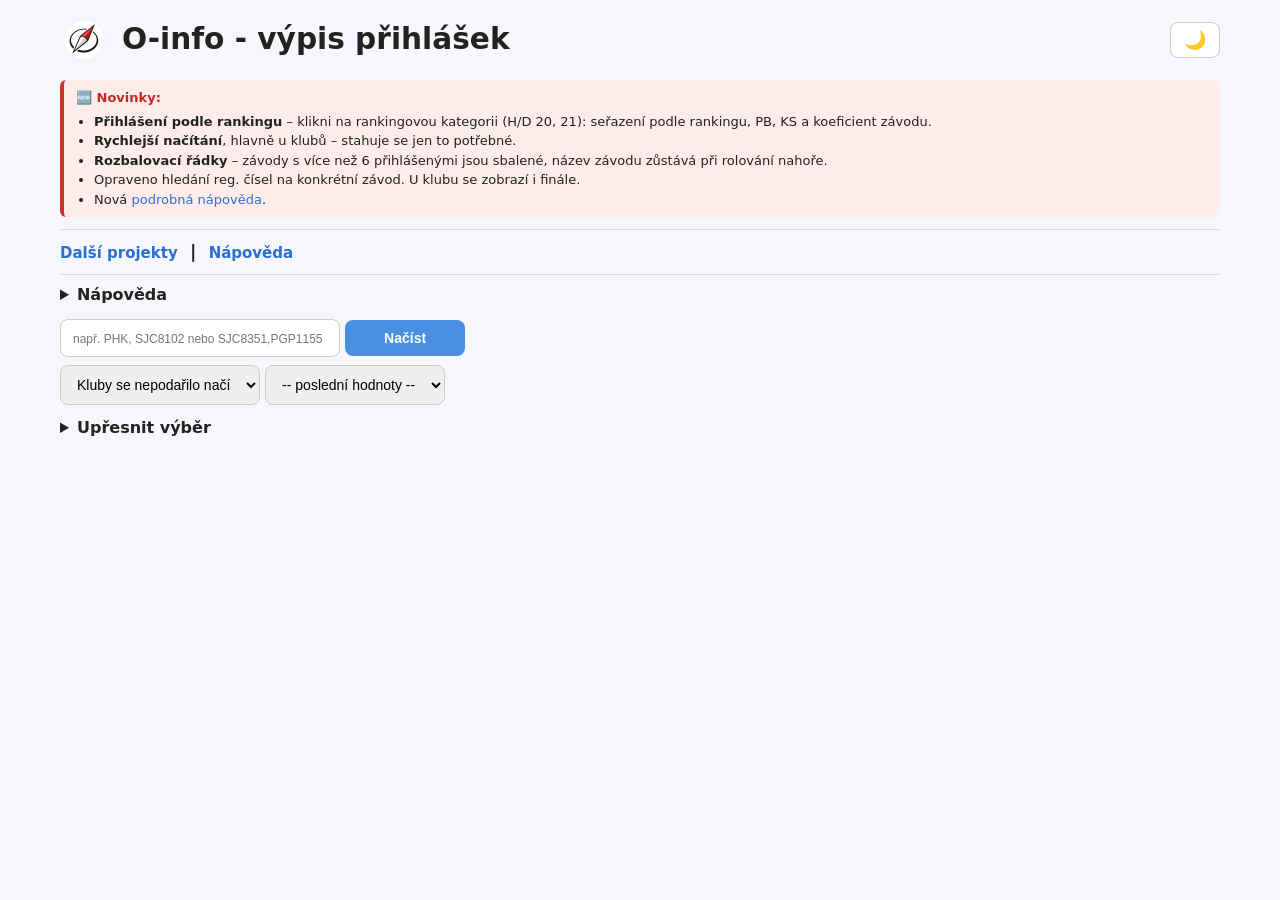
<file: index.html>
<!DOCTYPE html>
<html lang="cs">

<head>
  <meta charset="utf-8">
  <title>O-info</title>
  <meta name="viewport" content="width=device-width, initial-scale=1.0">
  <meta name="description" content="O-info – váš pomocník pro pořádání a běhání závodů.">
  <!-- Google Analytics -->
  <script async src="https://www.googletagmanager.com/gtag/js?id=G-5H8LK0JXPZ"></script>
  <script>
    window.dataLayer = window.dataLayer || [];
    function gtag() { dataLayer.push(arguments); }
    gtag('js', new Date());
    gtag('config', 'G-5H8LK0JXPZ');
  </script>

  <link rel="stylesheet" href="/prihlasky/css/styles.css">
</head>

<body>
  <div class="container">
    <!-- HEADER -->
    <header class="app-header">
      <a class="home-logo" href="/" aria-label="Přejít na hlavní stránku O-info">
        <img src="/o-info-logo-pruhledne.png" alt="O-info logo" width="48" height="48">
      </a>
      <h1>O-info - výpis přihlášek</h1>
      <button id="themeToggle" class="theme-toggle" title="Přepnout režim" aria-label="Přepnout světlý/tmavý režim">🌙</button>
    </header>

    <!-- NOVINKY – celý blok (až po „KONEC NOVINEK“) lze kdykoli smazat -->
    <style>
      .news-box { margin: 0 0 12px; padding: 8px 12px; border-left: 4px solid #d32f2f; background: #fdecea; border-radius: 6px; font-size: 13px; line-height: 1.5; color: #222; }
      .news-box strong { color: #c62828; }
      .news-box ul { margin: 4px 0 0; padding-left: 18px; }
      body.dark .news-box { background: #3a1f1f; color: #eee; }
      body.dark .news-box strong { color: #ff8a80; }
    </style>
    <aside class="news-box" aria-label="Novinky">
      <strong>🆕 Novinky:</strong>
      <ul>
        <li><b>Přihlášení podle rankingu</b> – klikni na rankingovou kategorii (H/D 20, 21): seřazení podle rankingu, PB, KS a koeficient závodu.</li>
        <li><b>Rychlejší načítání</b>, hlavně u klubů – stahuje se jen to potřebné.</li>
        <li><b>Rozbalovací řádky</b> – závody s více než 6 přihlášenými jsou sbalené, název závodu zůstává při rolování nahoře.</li>
        <li>Opraveno hledání reg. čísel na konkrétní závod. U klubu se zobrazí i finále.</li>
        <li>Nová <a href="/prihlasky/napoveda.html">podrobná nápověda</a>.</li>
      </ul>
    </aside>
    <!-- KONEC NOVINEK -->

        <hr>
<!-- MENU -->
    <nav class="main-nav">
      <h3><a href="/projekty/index.html" class="nav-link">Další projekty</a> &nbsp;|&nbsp; <a href="/prihlasky/napoveda.html" class="nav-link">Nápověda</a></h3>
    </nav>

    <hr>
    <!-- NÁPOVĚDA -->
    <details class="help-box">
      <summary>Nápověda</summary>

      <p>
        <b>Přihláška závodníka/ů</b> → zadej registrační číslo
        (nebo více oddělených čárkou)
      </p>

      <p>
        <b>Klubová přihláška</b> → zadej zkratku klubu v ČSOS
        nebo vyber z roletky
      </p>

      <div class="hint-note">
        <p>ℹ️ Stejný seznam lze otevřít i odkazem, např.:
        <code>https://o-info.cz/?SJC8102,SJC8351</code> nebo <code>https://o-info.cz/?SJC</code></p>
        ℹ️ Finálové závody (bez vlastních přihlášek v ORIS) se u klubu zobrazí vždy,
        u registračních čísel pouze při výběru konkrétního závodu.
      </div>
      <p><a href="/prihlasky/napoveda.html" class="nav-link">Podrobná nápověda →</a></p>
    </details>

    <!-- HLAVNÍ VSTUP -->
    <div>

      <div>
        <input type="text" id="mainInput" placeholder="např. PHK, SJC8102 nebo SJC8351,PGP1155" autocomplete="off">
        <button id="loadBtn" aria-label="Načíst data">Načíst</button>
      </div>

      <div class="input-select">
        <select id="clubSelect"></select>
        <select id="historySelect"></select>
      </div>

    </div>

    <!-- FILTRY -->
    <details class="help-box">
      <summary>Upřesnit výběr</summary>
      <br>
      <div>
        <strong>Přihlášky na všechny závody:</strong>

        <label class="radio">
          <input type="radio" name="period" value="30" checked>
          na následujících 30 dní
        </label>

        <label class="radio">
          <input type="radio" name="period" value="custom">
          od – do:
        </label>

        <div class="date-range">
          <input type="date" id="dateFromInput">
          <input type="date" id="dateToInput">
        </div>
      </div>

      <div class="filter-section">
        <strong>Přihlášky na konkrétní závod:</strong>

        <label class="radio">
          <input type="radio" name="period" value="event30">
          vybrat z následujících 30 dní
        </label>

        <label class="radio">
          <input type="radio" name="period" value="eventYear">
          vybrat z celého roku
        </label>

        <select id="eventSelect">
          <option value="">-- nejdřív vyber období --</option>
        </select>
        <label class="checkbox">
          <input type="checkbox" id="includeUnofficial"> načíst i neoficiální</label>
      </div>
      <div>
        <button id="loadBtn2" aria-label="Načíst data">Načíst</button>
      </div>
    </details>
    <br>
    <!-- LOADING -->
    <div id="loading" style="display:none;">
      <span class="spinner"></span>
      Načítám data...
    </div>

    <!-- ROZBALENÍ ZÁVODŮ S VÍCE PŘIHLÁŠENÝMI -->
    <div id="groupControls" class="group-controls" hidden>
      Závody s více než 6 přihlášenými jsou sbalené:
      <button type="button" class="link-button" data-group-action="expand">Rozbalit vše</button>
      <button type="button" class="link-button" data-group-action="collapse">Sbalit vše</button>
    </div>

    <!-- HLAVNÍ TABULKA -->
    <table id="resultsTable" style="display:none;">
      <thead>
        <tr>
          <th>Datum</th>
          <th>Sport</th>
          <th>Název závodu</th>
          <th>Místo</th>
          <th>Kde</th>
          <th>Poř. (obl.)</th>
          <th>Disc.</th>
          <th>Start 00</th>
          <th>Jméno</th>
          <th>Kat.</th>
          <th>Reg.</th>
          <th>SI</th>
          <th>St. čas</th>
          <th>Parametry</th>
          <th>Detail</th>
        </tr>
      </thead>
      <tbody id="resultsBody"></tbody>
    </table>

    <!-- KARTY -->
    <div id="resultsCards" class="cards-container"></div>

  </div>

  <script type="module" src="/prihlasky/js/main.js"></script>
</body>

</html>
</file>
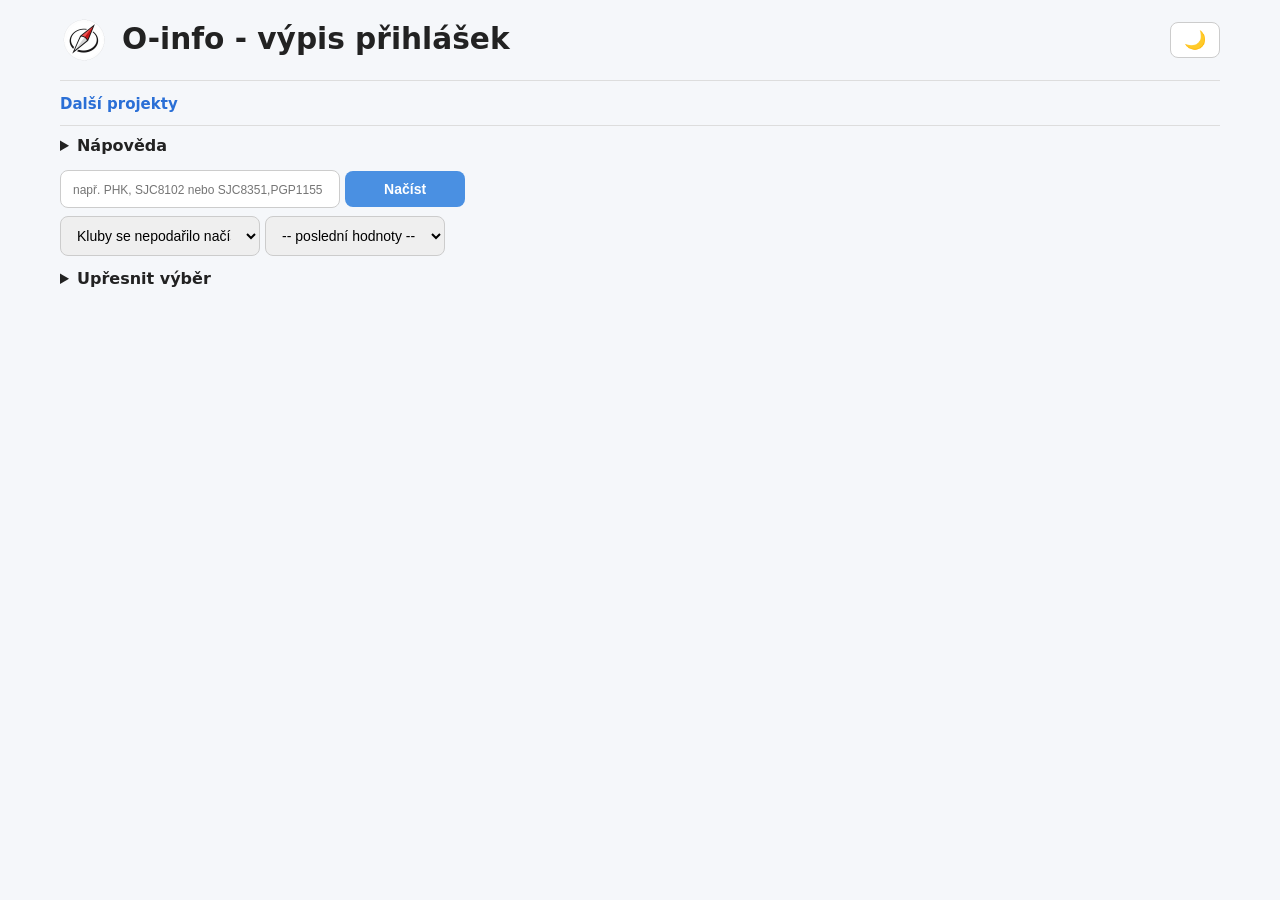
<file: _backup/index.html>
<!DOCTYPE html>
<html lang="cs">

<head>
  <meta charset="utf-8">
  <title>O-info</title>
  <meta name="viewport" content="width=device-width, initial-scale=1.0">
  <meta name="description" content="O-info – váš pomocník pro pořádání a běhání závodů.">
  <!-- Google Analytics -->
  <script async src="https://www.googletagmanager.com/gtag/js?id=G-5H8LK0JXPZ"></script>
  <script>
    window.dataLayer = window.dataLayer || [];
    function gtag() { dataLayer.push(arguments); }
    gtag('js', new Date());
    gtag('config', 'G-5H8LK0JXPZ');
  </script>

  <link rel="stylesheet" href="/prihlasky/css/styles.css">
</head>

<body>
  <div class="container">
    <!-- HEADER -->
    <header class="app-header">
      <a class="home-logo" href="/" aria-label="Přejít na hlavní stránku O-info">
        <img src="/o-info-logo-pruhledne.png" alt="O-info logo" width="48" height="48">
      </a>
      <h1>O-info - výpis přihlášek</h1>
      <button id="themeToggle" class="theme-toggle" title="Přepnout režim" aria-label="Přepnout světlý/tmavý režim">🌙</button>
    </header>
        <hr>
<!-- MENU -->
    <nav class="main-nav">
      <h3><a href="/projekty/index.html" class="nav-link">Další projekty</a></h3>
    </nav>

    <hr>
    <!-- NÁPOVĚDA -->
    <details class="help-box">
      <summary>Nápověda</summary>

      <p>
        <b>Přihláška závodníka/ů</b> → zadej registrační číslo
        (nebo více oddělených čárkou)
      </p>

      <p>
        <b>Klubová přihláška</b> → zadej zkratku klubu v ČSOS
        nebo vyber z roletky
      </p>

      <div class="hint-note">
        <p>ℹ️ Stejný seznam lze otevřít i odkazem, např.:
        <code>https://o-info.cz/?SJC8102,SJC8351</code> nebo <code>https://o-info.cz/?SJC</code></p>
        ℹ️ Startovní časy finálových závodů se zobrazují pouze při
        výběru konkrétního závodu.
      </div>
    </details>

    <!-- HLAVNÍ VSTUP -->
    <div>

      <div>
        <input type="text" id="mainInput" placeholder="např. PHK, SJC8102 nebo SJC8351,PGP1155" autocomplete="off">
        <button id="loadBtn" aria-label="Načíst data">Načíst</button>
      </div>

      <div class="input-select">
        <select id="clubSelect"></select>
        <select id="historySelect"></select>
      </div>

    </div>

    <!-- FILTRY -->
    <details class="help-box">
      <summary>Upřesnit výběr</summary>
      <br>
      <div>
        <strong>Přihlášky na všechny závody:</strong>

        <label class="radio">
          <input type="radio" name="period" value="30" checked>
          na následujících 30 dní
        </label>

        <label class="radio">
          <input type="radio" name="period" value="custom">
          od – do:
        </label>

        <div class="date-range">
          <input type="date" id="dateFromInput">
          <input type="date" id="dateToInput">
        </div>
      </div>

      <div class="filter-section">
        <strong>Přihlášky na konkrétní závod:</strong>

        <label class="radio">
          <input type="radio" name="period" value="event30">
          vybrat z následujících 30 dní
        </label>

        <label class="radio">
          <input type="radio" name="period" value="eventYear">
          vybrat z celého roku
        </label>

        <select id="eventSelect">
          <option value="">-- nejdřív vyber období --</option>
        </select>
        <label class="checkbox">
          <input type="checkbox" id="includeUnofficial"> načíst i neoficiální</label>
      </div>
      <div>
        <button id="loadBtn2" aria-label="Načíst data">Načíst</button>
      </div>
    </details>
    <br>
    <!-- LOADING -->
    <div id="loading" style="display:none;">
      <span class="spinner"></span>
      Načítám data...
    </div>

    <!-- HLAVNÍ TABULKA -->
    <table id="resultsTable" style="display:none;">
      <thead>
        <tr>
          <th>Datum</th>
          <th>Sport</th>
          <th>Název závodu</th>
          <th>Místo</th>
          <th>Kde</th>
          <th>Poř. (obl.)</th>
          <th>Disc.</th>
          <th>Start 00</th>
          <th>Jméno</th>
          <th>Kat.</th>
          <th>Reg.</th>
          <th>SI</th>
          <th>St. čas</th>
          <th>Parametry</th>
          <th>Detail</th>
        </tr>
      </thead>
      <tbody id="resultsBody"></tbody>
    </table>

    <!-- KARTY -->
    <div id="resultsCards" class="cards-container"></div>

  </div>

  <script type="module" src="/prihlasky/js/main.js"></script>
</body>

</html>
</file>
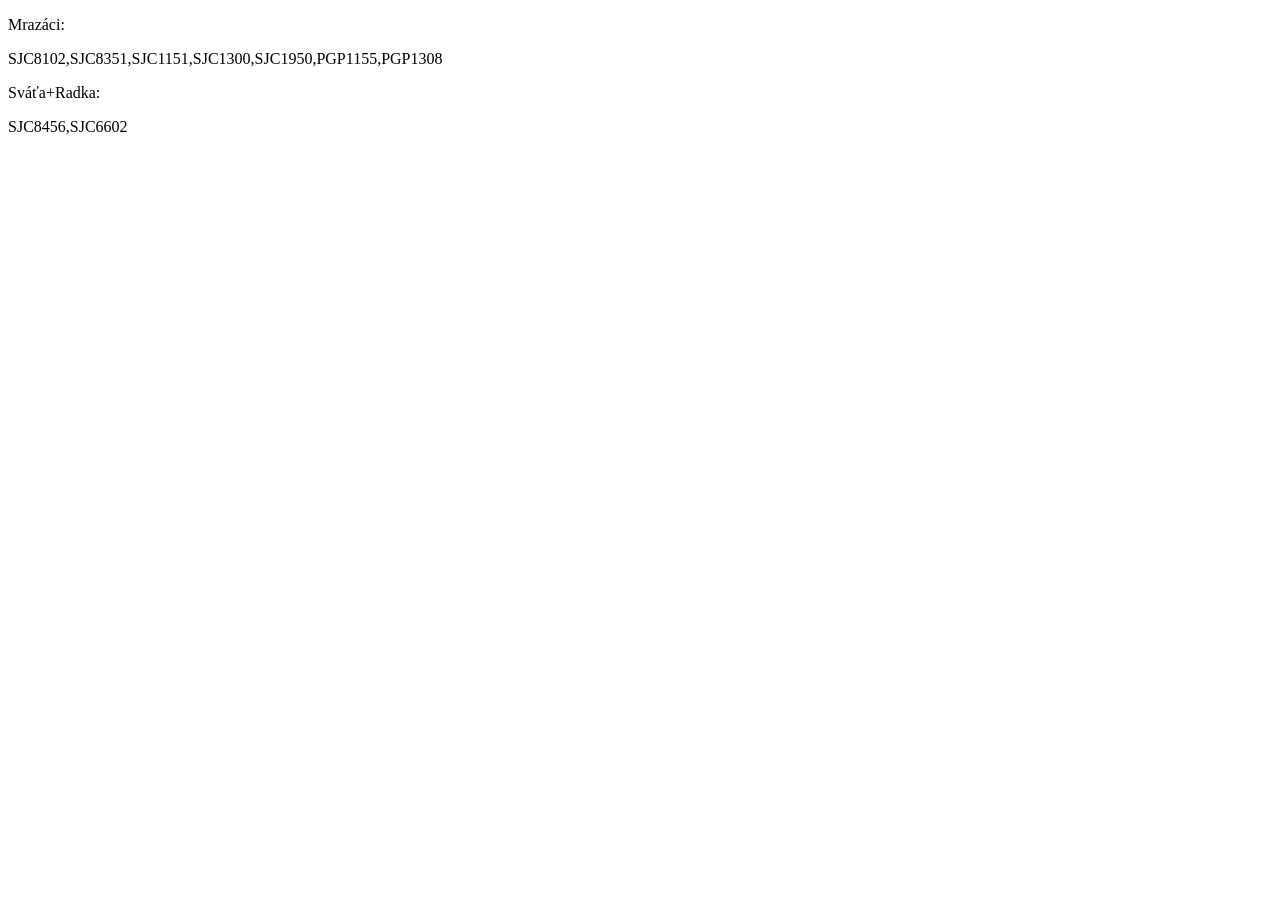
<file: m/index.html>
<!DOCTYPE html>
<html>
  <head>
    <meta charset="utf-8">
  </head>
<body>
  <p>Mrazáci:</p>
  <p>SJC8102,SJC8351,SJC1151,SJC1300,SJC1950,PGP1155,PGP1308</p>
  <p>Sváťa+Radka:</p>
  <p>SJC8456,SJC6602</p>
</body>
</html>
</file>
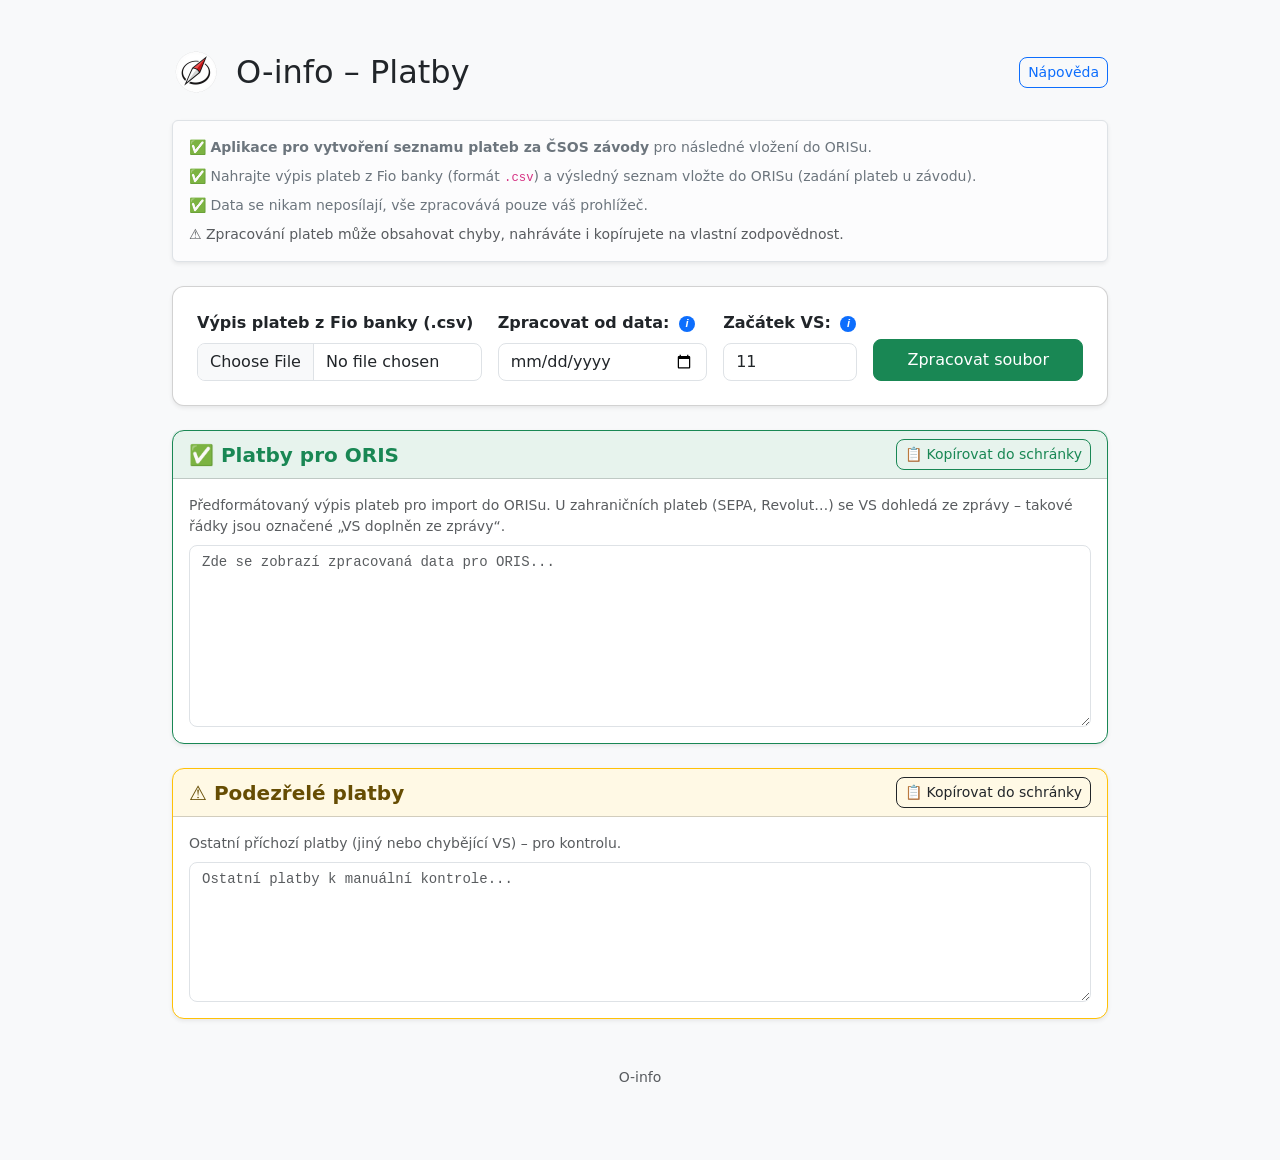
<file: platby/index.html>
<!DOCTYPE html>
<html lang="cs">
<head>
  <meta charset="UTF-8" />
  <meta name="viewport" content="width=device-width, initial-scale=1.0" />
  <title>O-info – Platby</title>
  <!-- Využití Bootstrapu pro moderní a čistý vzhled shodný s ostatními částmi O-info -->
  <link href="https://cdn.jsdelivr.net/npm/bootstrap@5.3.2/dist/css/bootstrap.min.css" rel="stylesheet" />
  <style>
    body {
      font-family: system-ui, -apple-system, "Segoe UI", Roboto, Helvetica, Arial, sans-serif;
    }
    .card {
      border-radius: 12px;
    }
    .form-control, .btn {
      border-radius: 8px;
    }
    textarea.font-monospace {
      font-size: 0.875rem;
      resize: vertical;
    }
    .info-icon {
      display: inline-flex;
      align-items: center;
      justify-content: center;
      width: 16px;
      height: 16px;
      border-radius: 50%;
      background-color: #0d6efd;
      color: #fff;
      font-size: 11px;
      font-weight: bold;
      font-family: Arial, sans-serif;
      font-style: italic;
      cursor: help;
      position: relative;
      vertical-align: 1px;
      margin-left: 4px;
      user-select: none;
      line-height: 1;
    }
    .info-icon:hover::after {
      content: attr(data-tooltip);
      position: absolute;
      bottom: calc(100% + 6px);
      left: 50%;
      transform: translateX(-50%);
      background-color: #212529;
      color: #fff;
      padding: 6px 10px;
      border-radius: 6px;
      font-size: 12px;
      line-height: 1.3;
      font-style: normal;
      font-weight: normal;
      white-space: normal;
      width: max-content;
      max-width: 220px;
      text-align: center;
      box-shadow: 0 4px 12px rgba(0, 0, 0, 0.2);
      z-index: 1000;
      pointer-events: none;
    }
    .info-icon:hover::before {
      content: '';
      position: absolute;
      bottom: calc(100% + 1px);
      left: 50%;
      transform: translateX(-50%);
      border: 5px solid transparent;
      border-top-color: #212529;
      z-index: 1000;
      pointer-events: none;
    }
  </style>
</head>
<body class="bg-light">
  <div class="container my-5" style="max-width: 960px;">
    <!-- HEADER -->
    <header class="d-flex align-items-center gap-3 mb-4">
      <a href="/" aria-label="Přejít na hlavní stránku O-info">
        <img src="/o-info-logo-pruhledne.png" alt="O-info logo" width="48" height="48" style="object-fit: contain;">
      </a>
      <h1 class="h2 mb-0">O-info – Platby</h1>
      <a href="napoveda.html" class="btn btn-outline-primary btn-sm ms-auto">Nápověda</a>
    </header>

    <!-- NÁPOVĚDA / INFO -->
    <div class="alert alert-light border shadow-sm mb-4">
      <div class="d-flex flex-column gap-2 text-secondary small">
        <div>✅ <strong>Aplikace pro vytvoření seznamu plateb za ČSOS závody</strong> pro následné vložení do ORISu.</div>
        <div>✅ Nahrajte výpis plateb z Fio banky (formát <code>.csv</code>) a výsledný seznam vložte do ORISu (zadání plateb u závodu).</div>
        <div>✅ Data se nikam neposílají, vše zpracovává pouze váš prohlížeč.</div>
        <div class="text-muted">⚠️ Zpracování plateb může obsahovat chyby, nahráváte i kopírujete na vlastní zodpovědnost.</div>
      </div>
    </div>

    <!-- FORMULÁŘ NAHRÁNÍ -->
    <div class="card shadow-sm mb-4">
      <div class="card-body p-4">
        <div class="row g-3 align-items-end">
          <div class="col-md-4">
            <label for="fileInput" class="form-label fw-semibold">Výpis plateb z Fio banky (.csv)</label>
            <input type="file" id="fileInput" class="form-control" accept=".csv,text/csv" />
          </div>
          <div class="col-md-3">
            <label for="fromDate" class="form-label fw-semibold">
              Zpracovat od data:
              <span class="info-icon" data-tooltip="Když není vyplněno datum, zpracuje se celý soubor" title="Když není vyplněno datum, zpracuje se celý soubor">i</span>
            </label>
            <input type="date" id="fromDate" class="form-control" />
          </div>
          <div class="col-md-2">
            <label for="vsPrefix" class="form-label fw-semibold">
              Začátek VS:
              <span class="info-icon" data-tooltip="Je potřeba zadat min. dvouciferné číslo" title="Je potřeba zadat min. dvouciferné číslo">i</span>
            </label>
            <input type="text" id="vsPrefix" class="form-control" placeholder="např. 11" value="11" inputmode="numeric" pattern="\d{2,}" />
          </div>
          <div class="col-md-3">
            <button type="button" class="btn btn-success w-100 py-2" id="processBtn">
              Zpracovat soubor
            </button>
          </div>
        </div>

        <div class="alert alert-info mt-3 mb-0" id="debugInfo" role="status" hidden></div>
      </div>
    </div>

    <!-- VÝSTUPY -->
    <div class="row g-4">
      <!-- ORIS platby -->
      <div class="col-12">
        <div class="card shadow-sm border-success">
          <div class="card-header bg-success bg-opacity-10 d-flex justify-content-between align-items-center py-2 px-3">
            <h5 class="mb-0 text-success fw-bold">✅ Platby pro ORIS</h5>
            <button type="button" class="btn btn-outline-success btn-sm" data-copy="validOutput">
              📋 Kopírovat do schránky
            </button>
          </div>
          <div class="card-body">
            <p class="text-muted small mb-2">Předformátovaný výpis plateb pro import do ORISu. U zahraničních plateb (SEPA, Revolut…) se VS dohledá ze zprávy – takové řádky jsou označené „VS doplněn ze zprávy“.</p>
            <textarea id="validOutput" class="form-control font-monospace" rows="8" placeholder="Zde se zobrazí zpracovaná data pro ORIS..."></textarea>
          </div>
        </div>
      </div>

      <!-- Podezřelé platby -->
      <div class="col-12">
        <div class="card shadow-sm h-100 border-warning">
          <div class="card-header bg-warning bg-opacity-10 d-flex justify-content-between align-items-center py-2 px-3">
            <h5 class="mb-0 text-warning-emphasis fw-bold">⚠️ Podezřelé platby</h5>
            <button type="button" class="btn btn-outline-dark btn-sm" data-copy="suspiciousOutput">
              📋 Kopírovat do schránky
            </button>
          </div>
          <div class="card-body">
            <p class="text-muted small mb-2">Ostatní příchozí platby (jiný nebo chybějící VS) – pro kontrolu.</p>
            <textarea id="suspiciousOutput" class="form-control font-monospace" rows="6" placeholder="Ostatní platby k manuální kontrole..."></textarea>
          </div>
        </div>
      </div>

    </div>

    <!-- FOOTER -->
    <footer class="text-center text-muted py-4 small mt-4">
      O-info
    </footer>
  </div>

  <script src="app.js"></script>
</body>
</html>
</file>
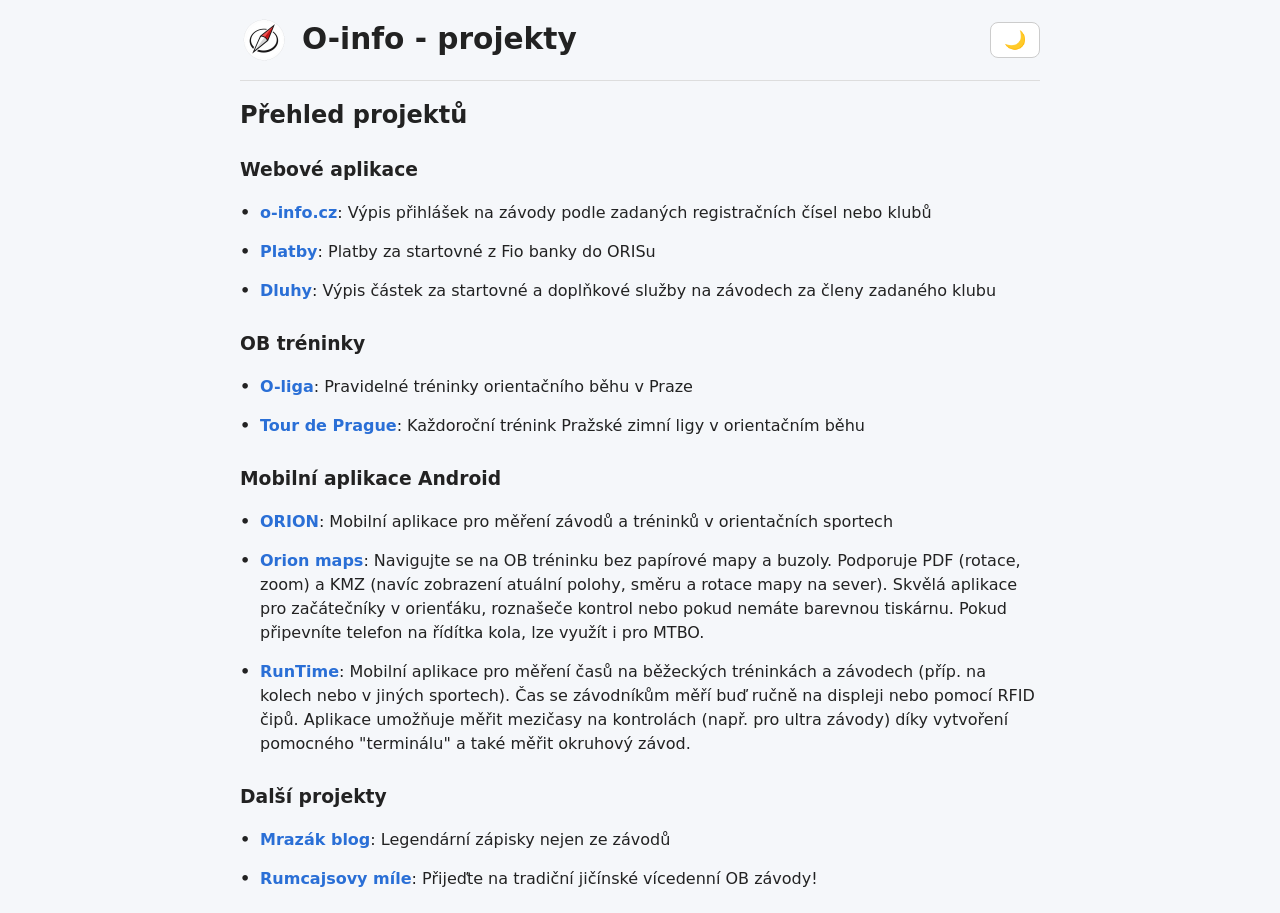
<file: projekty/index.html>
<!DOCTYPE html>
<html lang="cs">
<head>
  <meta charset="utf-8">
  <title>Přehled projektů</title>
  <meta name="viewport" content="width=device-width, initial-scale=1.0">
  <meta name="description" content="Přehled projektů a aplikací.">
  
  <link rel="stylesheet" href="/prihlasky/css/styles.css">
  <style>
    .projects-container {
        max-width: 800px;
        margin: 0 auto;
    }
    .projects-container h2 {
        margin-bottom: 20px;
    }
    .projects-container h3 {
        margin-top: 30px;
        margin-bottom: 15px;
        padding-bottom: 5px;
        border-bottom: 1px solid var(--border-color);
    }
    .projects-container ul {
        list-style-type: none;
        padding-left: 0;
    }
    .projects-container li {
        margin-bottom: 15px;
        line-height: 1.5;
        padding-left: 20px;
        position: relative;
    }
    .projects-container li::before {
        content: "•";
        position: absolute;
        left: 0;
        color: var(--primary-color);
        font-weight: bold;
    }
  </style>
</head>
<body>
  <div class="container projects-container">
    <header class="app-header">
      <a class="home-logo" href="/" aria-label="Přejít na hlavní stránku O-info">
        <img src="/o-info-logo-pruhledne.png" alt="O-info logo" width="48" height="48">
      </a>
      <h1>O-info - projekty</h1>
      <button id="themeToggle" class="theme-toggle" title="Přepnout režim" aria-label="Přepnout světlý/tmavý režim">🌙</button>
    </header>
    <hr>

    <h2>Přehled projektů</h2>
    
    <h3>Webové aplikace</h3>
    <ul>
      <li><strong><a href="https://o-info.cz/">o-info.cz</a></strong>: Výpis přihlášek na závody podle zadaných registračních čísel nebo klubů</li>
      <li><strong><a href="https://o-info.cz/platby">Platby</a></strong>: Platby za startovné z Fio banky do ORISu</li>
      <li><strong><a href="https://o-info.cz/dluhy">Dluhy</a></strong>: Výpis částek za startovné a doplňkové služby na závodech za členy zadaného klubu</li>
    </ul>

    <h3>OB tréninky</h3>
    <ul>
      <li><strong><a href="https://o-liga.cz/" target="_blank" rel="noopener noreferrer">O-liga</a></strong>: Pravidelné tréninky orientačního běhu v Praze</li>
      <li><strong><a href="https://tour-de-prague.cz" target="_blank" rel="noopener noreferrer">Tour de Prague</a></strong>: Každoroční trénink Pražské zimní ligy v orientačním běhu</li>
    </ul>

    <h3>Mobilní aplikace Android</h3>
    <ul>
      <li><strong><a href="https://orionlive.eu/about.html" target="_blank" rel="noopener noreferrer">ORION</a></strong>: Mobilní aplikace pro měření závodů a tréninků v orientačních sportech</li>
      <li><strong><a href="https://play.google.com/store/apps/details?id=cz.oinfo.orionmaps" target="_blank" rel="noopener noreferrer">Orion maps</a></strong>: Navigujte se na OB tréninku bez papírové mapy a buzoly. Podporuje PDF (rotace, zoom) a KMZ (navíc zobrazení atuální polohy, směru a rotace mapy na sever). Skvělá aplikace pro začátečníky v orienťáku, roznašeče kontrol nebo pokud nemáte barevnou tiskárnu. Pokud připevníte telefon na řídítka kola, lze využít i pro MTBO.</li>
      <li><strong><a href="https://runtimeapp.eu/about.html" target="_blank" rel="noopener noreferrer">RunTime</a></strong>: Mobilní aplikace pro měření časů na běžeckých tréninkách a závodech (příp. na kolech nebo v jiných sportech). Čas se závodníkům měří buď ručně na displeji nebo pomocí RFID čipů. Aplikace umožňuje měřit mezičasy na kontrolách (např. pro ultra závody) díky vytvoření pomocného "terminálu" a také měřit okruhový závod.</li>
    </ul>

    <h3>Další projekty</h3>
    <ul>
      <li><strong><a href="https://janmrazek.blogspot.com/" target="_blank" rel="noopener noreferrer">Mrazák blog</a></strong>: Legendární zápisky nejen ze závodů</li>
      <li><strong><a href="https://rumcajsovymile.cz/" target="_blank" rel="noopener noreferrer">Rumcajsovy míle</a></strong>: Přijeďte na tradiční jičínské vícedenní OB závody!</li>
    </ul>

  </div>

  <script>
    // Přepínač tématu: načte uložené nastavení, respektuje systémovou preferenci, přepíná kliknutím
    const toggle = document.getElementById("themeToggle");
    const savedTheme = localStorage.getItem("theme");

    if (toggle) {
        if (savedTheme === "dark") {
            document.body.classList.add("dark");
            toggle.textContent = "☀️";
        } else {
            toggle.textContent = "🌙";
        }

        if (!savedTheme) {
            const prefersDark = window.matchMedia("(prefers-color-scheme: dark)").matches;
            if (prefersDark) {
                document.body.classList.add("dark");
                toggle.textContent = "☀️";
            }
        }

        toggle.addEventListener("click", () => {
            document.body.classList.toggle("dark");
            const isDark = document.body.classList.contains("dark");
            toggle.textContent = isDark ? "☀️" : "🌙";
            localStorage.setItem("theme", isDark ? "dark" : "light");
        });
    }
  </script>
</body>
</html>
</file>
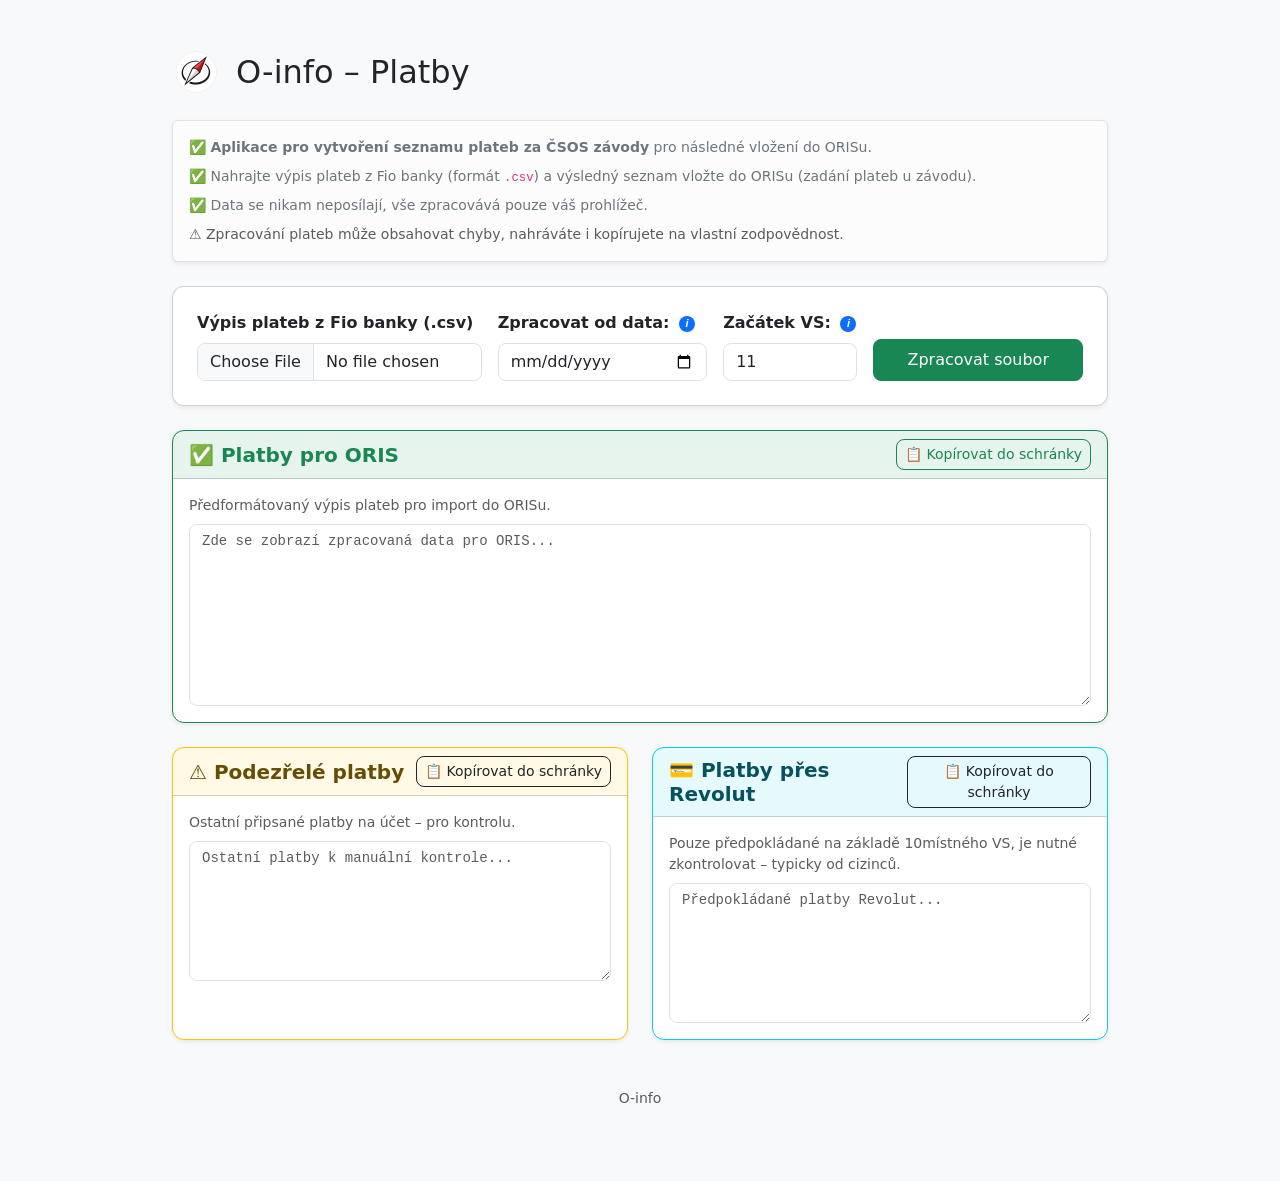
<file: _backup/platby/index.html>
<!DOCTYPE html>
<html lang="cs">
<head>
  <meta charset="UTF-8" />
  <meta name="viewport" content="width=device-width, initial-scale=1.0" />
  <title>O-info – Platby</title>
  <!-- Využití Bootstrapu pro moderní a čistý vzhled shodný s ostatními částmi O-info -->
  <link href="https://cdn.jsdelivr.net/npm/bootstrap@5.3.2/dist/css/bootstrap.min.css" rel="stylesheet" />
  <style>
    body {
      font-family: system-ui, -apple-system, "Segoe UI", Roboto, Helvetica, Arial, sans-serif;
    }
    .card {
      border-radius: 12px;
    }
    .form-control, .btn {
      border-radius: 8px;
    }
    textarea.font-monospace {
      font-size: 0.875rem;
      resize: vertical;
    }
    .info-icon {
      display: inline-flex;
      align-items: center;
      justify-content: center;
      width: 16px;
      height: 16px;
      border-radius: 50%;
      background-color: #0d6efd;
      color: #fff;
      font-size: 11px;
      font-weight: bold;
      font-family: Arial, sans-serif;
      font-style: italic;
      cursor: help;
      position: relative;
      vertical-align: 1px;
      margin-left: 4px;
      user-select: none;
      line-height: 1;
    }
    .info-icon:hover::after {
      content: attr(data-tooltip);
      position: absolute;
      bottom: calc(100% + 6px);
      left: 50%;
      transform: translateX(-50%);
      background-color: #212529;
      color: #fff;
      padding: 6px 10px;
      border-radius: 6px;
      font-size: 12px;
      line-height: 1.3;
      font-style: normal;
      font-weight: normal;
      white-space: normal;
      width: max-content;
      max-width: 220px;
      text-align: center;
      box-shadow: 0 4px 12px rgba(0, 0, 0, 0.2);
      z-index: 1000;
      pointer-events: none;
    }
    .info-icon:hover::before {
      content: '';
      position: absolute;
      bottom: calc(100% + 1px);
      left: 50%;
      transform: translateX(-50%);
      border: 5px solid transparent;
      border-top-color: #212529;
      z-index: 1000;
      pointer-events: none;
    }
  </style>
</head>
<body class="bg-light">
  <div class="container my-5" style="max-width: 960px;">
    <!-- HEADER -->
    <header class="d-flex align-items-center gap-3 mb-4">
      <a href="/" aria-label="Přejít na hlavní stránku O-info">
        <img src="/o-info-logo-pruhledne.png" alt="O-info logo" width="48" height="48" style="object-fit: contain;">
      </a>
      <h1 class="h2 mb-0">O-info – Platby</h1>
    </header>

    <!-- NÁPOVĚDA / INFO -->
    <div class="alert alert-light border shadow-sm mb-4">
      <div class="d-flex flex-column gap-2 text-secondary small">
        <div>✅ <strong>Aplikace pro vytvoření seznamu plateb za ČSOS závody</strong> pro následné vložení do ORISu.</div>
        <div>✅ Nahrajte výpis plateb z Fio banky (formát <code>.csv</code>) a výsledný seznam vložte do ORISu (zadání plateb u závodu).</div>
        <div>✅ Data se nikam neposílají, vše zpracovává pouze váš prohlížeč.</div>
        <div class="text-muted">⚠️ Zpracování plateb může obsahovat chyby, nahráváte i kopírujete na vlastní zodpovědnost.</div>
      </div>
    </div>

    <!-- FORMULÁŘ NAHRÁNÍ -->
    <div class="card shadow-sm mb-4">
      <div class="card-body p-4">
        <div class="row g-3 align-items-end">
          <div class="col-md-4">
            <label for="fileInput" class="form-label fw-semibold">Výpis plateb z Fio banky (.csv)</label>
            <input type="file" id="fileInput" class="form-control" accept=".csv" />
          </div>
          <div class="col-md-3">
            <label for="fromDate" class="form-label fw-semibold">
              Zpracovat od data:
              <span class="info-icon" data-tooltip="Když není vyplněno datum, zpracuje se celý soubor" title="Když není vyplněno datum, zpracuje se celý soubor">i</span>
            </label>
            <input type="date" id="fromDate" class="form-control" />
          </div>
          <div class="col-md-2">
            <label for="vsPrefix" class="form-label fw-semibold">
              Začátek VS:
              <span class="info-icon" data-tooltip="Je potřeba zadat min. dvouciferné číslo" title="Je potřeba zadat min. dvouciferné číslo">i</span>
            </label>
            <input type="text" id="vsPrefix" class="form-control" placeholder="např. 11" value="11" />
          </div>
          <div class="col-md-3">
            <button type="button" class="btn btn-success w-100 py-2" onclick="processFile()">
              Zpracovat soubor
            </button>
          </div>
        </div>

        <div class="alert alert-info mt-3 mb-0" id="debugInfo" style="display: none;"></div>
      </div>
    </div>

    <!-- VÝSTUPY -->
    <div class="row g-4">
      <!-- ORIS platby -->
      <div class="col-12">
        <div class="card shadow-sm border-success">
          <div class="card-header bg-success bg-opacity-10 d-flex justify-content-between align-items-center py-2 px-3">
            <h5 class="mb-0 text-success fw-bold">✅ Platby pro ORIS</h5>
            <button type="button" class="btn btn-outline-success btn-sm" onclick="copyToClipboard('validOutput', this)">
              📋 Kopírovat do schránky
            </button>
          </div>
          <div class="card-body">
            <p class="text-muted small mb-2">Předformátovaný výpis plateb pro import do ORISu.</p>
            <textarea id="validOutput" class="form-control font-monospace" rows="8" placeholder="Zde se zobrazí zpracovaná data pro ORIS..."></textarea>
          </div>
        </div>
      </div>

      <!-- Podezřelé platby -->
      <div class="col-md-6">
        <div class="card shadow-sm h-100 border-warning">
          <div class="card-header bg-warning bg-opacity-10 d-flex justify-content-between align-items-center py-2 px-3">
            <h5 class="mb-0 text-warning-emphasis fw-bold">⚠️ Podezřelé platby</h5>
            <button type="button" class="btn btn-outline-dark btn-sm" onclick="copyToClipboard('suspiciousOutput', this)">
              📋 Kopírovat do schránky
            </button>
          </div>
          <div class="card-body">
            <p class="text-muted small mb-2">Ostatní připsané platby na účet – pro kontrolu.</p>
            <textarea id="suspiciousOutput" class="form-control font-monospace" rows="6" placeholder="Ostatní platby k manuální kontrole..."></textarea>
          </div>
        </div>
      </div>

      <!-- Platby přes Revolut -->
      <div class="col-md-6">
        <div class="card shadow-sm h-100 border-info">
          <div class="card-header bg-info bg-opacity-10 d-flex justify-content-between align-items-center py-2 px-3">
            <h5 class="mb-0 text-info-emphasis fw-bold">💳 Platby přes Revolut</h5>
            <button type="button" class="btn btn-outline-dark btn-sm" onclick="copyToClipboard('revolutOutput', this)">
              📋 Kopírovat do schránky
            </button>
          </div>
          <div class="card-body">
            <p class="text-muted small mb-2">Pouze předpokládané na základě 10místného VS, je nutné zkontrolovat – typicky od cizinců.</p>
            <textarea id="revolutOutput" class="form-control font-monospace" rows="6" placeholder="Předpokládané platby Revolut..."></textarea>
          </div>
        </div>
      </div>
    </div>

    <!-- FOOTER -->
    <footer class="text-center text-muted py-4 small mt-4">
      O-info
    </footer>
  </div>

  <script>
    let fileContent = "";

    document.getElementById('fileInput').addEventListener('change', function(event) {
      const file = event.target.files[0];
      if (!file) return;

      const reader = new FileReader();
      reader.onload = function(e) {
        fileContent = e.target.result;
        if (fileContent.charCodeAt(0) === 0xFEFF) {
          fileContent = fileContent.slice(1);
        }
      };
      // try UTF-8 first, fallback to Windows-1250
      reader.readAsText(file, 'utf-8');

      reader.onerror = function() {
        const reader2 = new FileReader();
        reader2.onload = function(e2) {
          fileContent = e2.target.result;
        };
        reader2.readAsText(file, 'windows-1250');
      };
    });

    function parseCsvLine(line, delimiter = ';') {
      const result = [];
      let cur = '';
      let inQuotes = false;

      for (let i = 0; i < line.length; i++) {
        const char = line[i];

        if (char === '"') {
          if (inQuotes && line[i + 1] === '"') {
            cur += '"';
            i++;
          } else {
            inQuotes = !inQuotes;
          }
        } else if (char === delimiter && !inQuotes) {
          result.push(cur.trim());
          cur = '';
        } else {
          cur += char;
        }
      }
      result.push(cur.trim());
      return result;
    }

    function processFile() {
      if (!fileContent) {
        alert('Nejprve nahraj soubor');
        return;
      }

      const fromDateInput = document.getElementById('fromDate').value;
      let fromDate = fromDateInput ? new Date(fromDateInput) : null;
      const vsPrefix = document.getElementById('vsPrefix').value.trim() || '11';

      const lines = fileContent.split(/\r?\n/);
      if (lines.length === 0) return;

      // Zkusíme detekovat indexy sloupců z hlavičky (1. řádek)
      let dateIdx = 0;
      let amountIdx = 1;
      let msgIdx = 5;
      let vsIdx = 6;

      const headerCols = parseCsvLine(lines[0]).map(h => h.toLowerCase().replace(/["']/g, ''));
      const foundDate = headerCols.findIndex(h => h.includes('datum'));
      const foundAmount = headerCols.findIndex(h => h.includes('objem') || h.includes('částka') || h.includes('castka'));
      const foundVs = headerCols.findIndex(h => h === 'vs' || h.includes('variabiln'));
      const foundMsg = headerCols.findIndex(h => h.includes('zpráv') || h.includes('zprav') || h.includes('poznámk') || h.includes('poznamk') || h.includes('popis'));

      if (foundDate !== -1) dateIdx = foundDate;
      if (foundAmount !== -1) amountIdx = foundAmount;
      if (foundVs !== -1) vsIdx = foundVs;
      if (foundMsg !== -1) msgIdx = foundMsg;

      let valid = [];
      let suspicious = [];
      let revolut = [];

      let processed = 0;

      for (let i = 1; i < lines.length; i++) {
        const rawLine = lines[i];
        if (!rawLine || !rawLine.trim()) continue;

        const cols = parseCsvLine(rawLine);
        const maxNeededIdx = Math.max(dateIdx, amountIdx, vsIdx);
        if (cols.length <= maxNeededIdx) continue;

        let datum = cols[dateIdx] || '';
        let objem = cols[amountIdx] || '';
        let zprava = (msgIdx !== -1 && cols[msgIdx]) ? cols[msgIdx] : '';
        let vs = cols[vsIdx] || '';

        const amount = parseFloat(objem.replace(/\s/g, '').replace(',', '.'));
        if (isNaN(amount) || amount <= 0) continue;

        vs = vs.trim();

        // odstraní nuly na začátku, ale nechá alespoň jednu číslici
        vs = vs.replace(/^0+(?=\d)/, '');

        let formattedDate = "";
        let dateObj = null;

        if (datum.includes('.')) {
          const [d, m, y] = datum.split('.');
          if (y) {
            formattedDate = `${y.trim()}-${m.trim().padStart(2, '0')}-${d.trim().padStart(2, '0')}`;
            dateObj = new Date(`${y.trim()}-${m.trim()}-${d.trim()}`);
          }
        }

        if (fromDate && dateObj && dateObj < fromDate) continue;

        pushLine(formattedDate, vs, amount, zprava);
      }

      function pushLine(date, vs, amount, zprava) {
        const lineOutput = `${date};${vs};${amount};;${zprava}`;
        processed++;

        if (/^\d{10}$/.test(vs)) {
          revolut.push(lineOutput);
        } else if (vs.startsWith(vsPrefix) && vs.length >= 6) {
          valid.push(lineOutput);
        } else {
          suspicious.push(lineOutput);
        }
      }

      document.getElementById('validOutput').value = valid.join('\n');
      document.getElementById('suspiciousOutput').value = suspicious.join('\n');
      document.getElementById('revolutOutput').value = revolut.join('\n');

      const debugInfo = document.getElementById('debugInfo');
      debugInfo.innerHTML =
        `<strong>Zpracováno řádků:</strong> ${processed} &nbsp;|&nbsp; <strong>ORIS:</strong> <span class="badge bg-success">${valid.length}</span> &nbsp;|&nbsp; <strong>Revolut:</strong> <span class="badge bg-info text-dark">${revolut.length}</span> &nbsp;|&nbsp; <strong>Podezřelé:</strong> <span class="badge bg-warning text-dark">${suspicious.length}</span>`;
      debugInfo.style.display = 'block';
    }

    function copyToClipboard(elementId, btn) {
      const textarea = document.getElementById(elementId);
      textarea.select();
      textarea.setSelectionRange(0, 99999);

      if (navigator.clipboard && window.isSecureContext) {
        navigator.clipboard.writeText(textarea.value).then(() => {
          showCopyFeedback(btn);
        }).catch(() => {
          document.execCommand('copy');
          showCopyFeedback(btn);
        });
      } else {
        document.execCommand('copy');
        showCopyFeedback(btn);
      }
    }

    function showCopyFeedback(btn) {
      if (!btn) return;
      const originalText = btn.innerHTML;
      btn.innerHTML = '✓ Zkopírováno';
      const originalClasses = btn.className;
      btn.classList.remove('btn-outline-success', 'btn-outline-dark', 'btn-outline-warning', 'btn-outline-info');
      btn.classList.add('btn-success');
      setTimeout(() => {
        btn.innerHTML = originalText;
        btn.className = originalClasses;
      }, 1500);
    }
  </script>
</body>
</html>
</file>
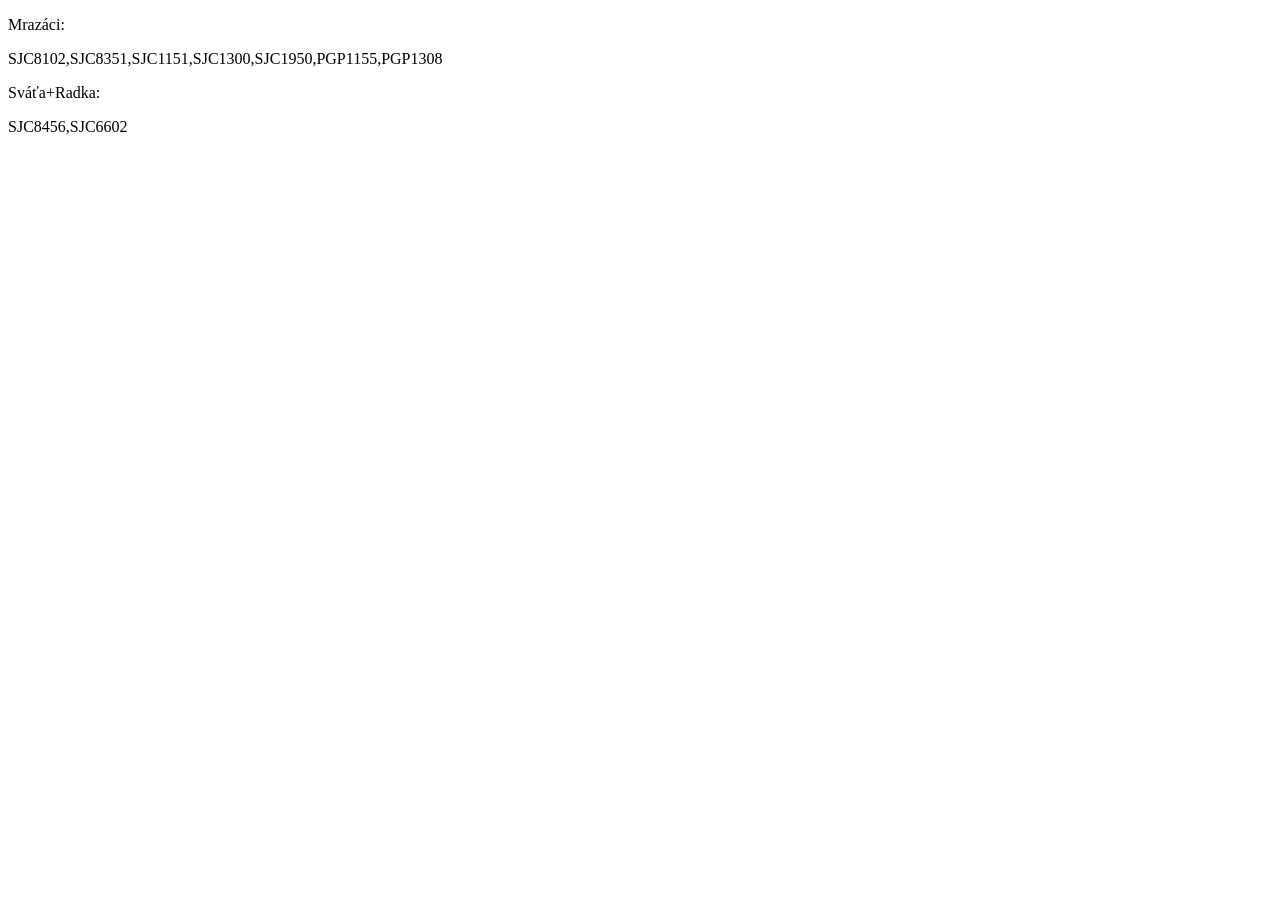
<file: prihlasky/m/index.html>
<!DOCTYPE html>
<html>
  <head>
    <meta charset="utf-8">
  </head>
<body>
  <p>Mrazáci:</p>
  <p>SJC8102,SJC8351,SJC1151,SJC1300,SJC1950,PGP1155,PGP1308</p>
  <p>Sváťa+Radka:</p>
  <p>SJC8456,SJC6602</p>
</body>
</html>
</file>
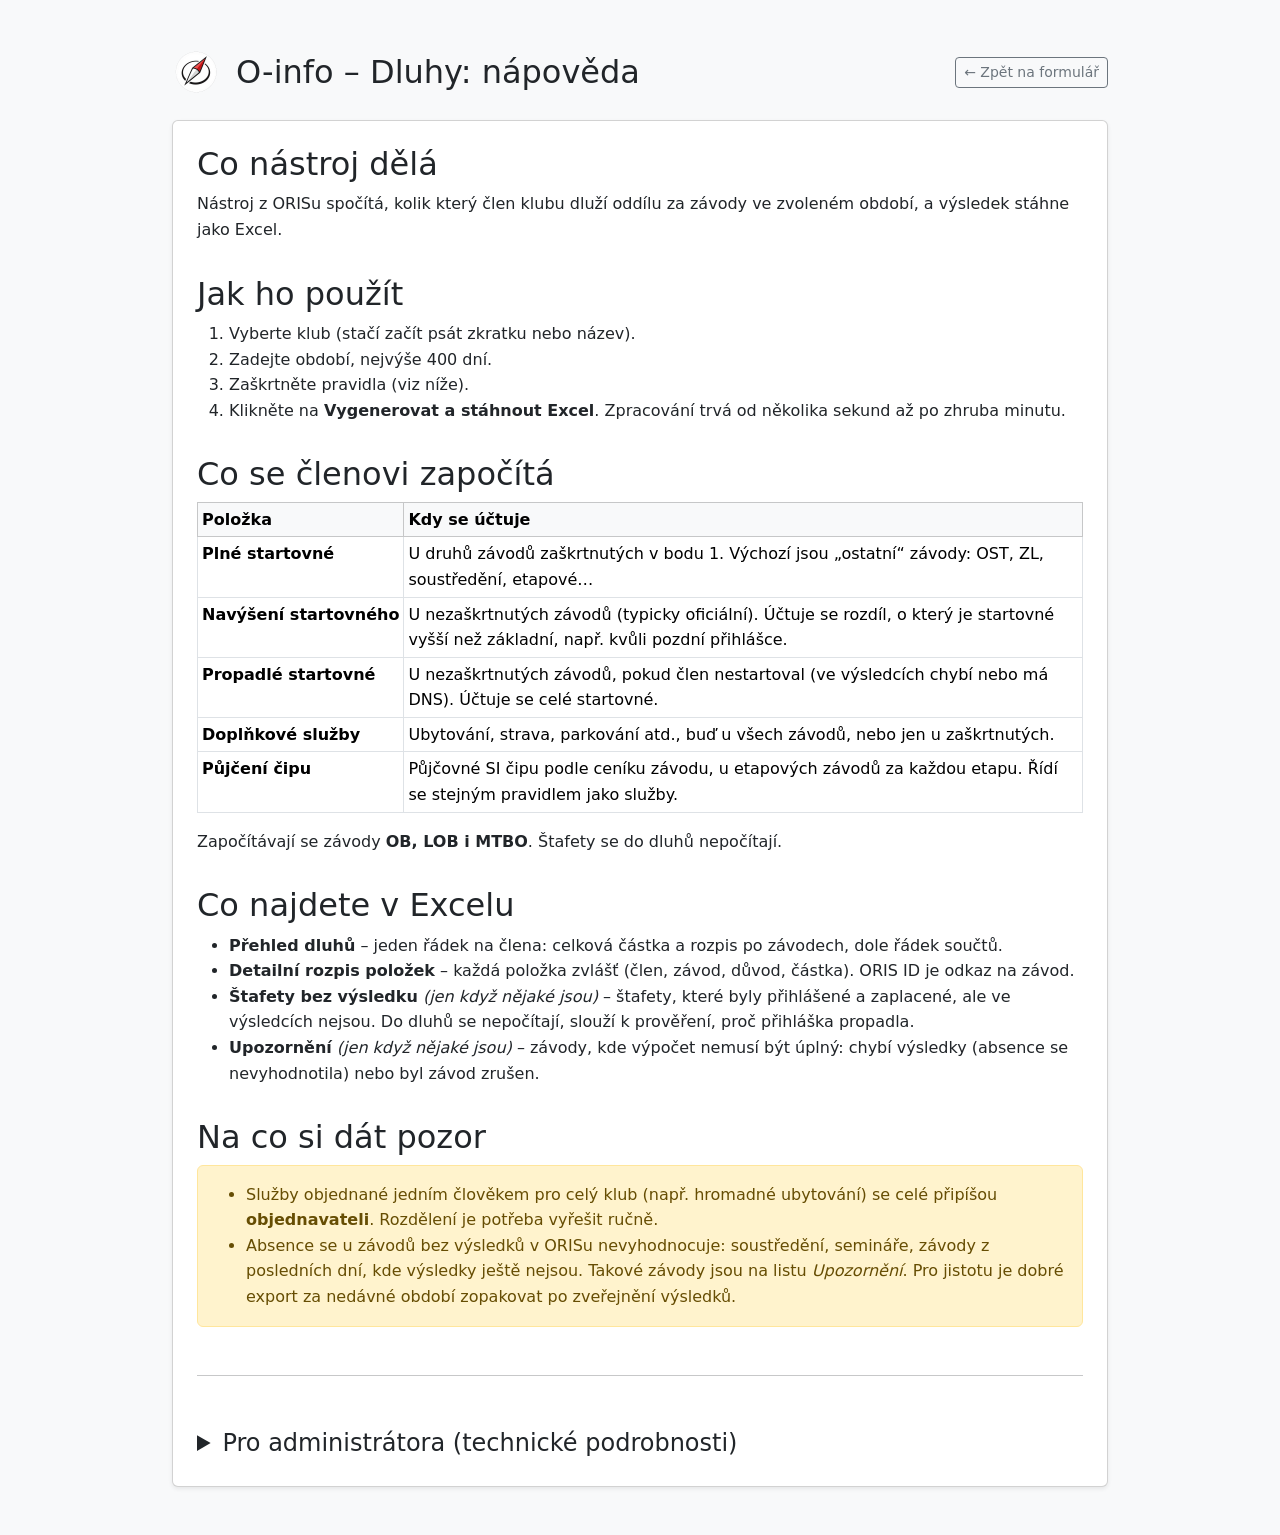
<file: dluhy/napoveda.html>
<!DOCTYPE html>
<html lang="cs">
<head>
    <meta charset="UTF-8">
    <meta name="viewport" content="width=device-width, initial-scale=1.0">
    <title>O-info – Dluhy – Nápověda</title>
    <link href="https://cdn.jsdelivr.net/npm/bootstrap@5.3.2/dist/css/bootstrap.min.css" rel="stylesheet">
    <style>
        body { line-height: 1.6; }
        h2 { margin-top: 2rem; }
        h3 { margin-top: 1.5rem; font-size: 1.2rem; }
        code { white-space: nowrap; }
        details.tech > summary { cursor: pointer; font-size: 1.5rem; font-weight: 500; }
        .table td:first-child { white-space: nowrap; }
    </style>
</head>
<body class="bg-light">
<div class="container my-5" style="max-width: 960px;">
    <header class="d-flex align-items-center gap-3 mb-4">
        <a href="/" aria-label="Přejít na hlavní stránku O-info">
            <img src="/o-info-logo-pruhledne.png" alt="O-info logo" width="48" height="48">
        </a>
        <h1 class="h2 mb-0">O-info – Dluhy: nápověda</h1>
        <a href="index.html" class="btn btn-outline-secondary btn-sm ms-auto">← Zpět na formulář</a>
    </header>

    <div class="card shadow-sm">
        <div class="card-body p-4">

            <h2 class="mt-0">Co nástroj dělá</h2>
            <p>Nástroj z ORISu spočítá, kolik který člen klubu dluží oddílu za závody ve zvoleném období, a výsledek stáhne jako Excel.</p>

            <h2>Jak ho použít</h2>
            <ol>
                <li>Vyberte klub (stačí začít psát zkratku nebo název).</li>
                <li>Zadejte období, nejvýše 400 dní.</li>
                <li>Zaškrtněte pravidla (viz níže).</li>
                <li>Klikněte na <b>Vygenerovat a stáhnout Excel</b>. Zpracování trvá od několika sekund až po zhruba minutu.</li>
            </ol>

            <h2>Co se členovi započítá</h2>
            <table class="table table-sm table-bordered">
                <thead class="table-light"><tr><th>Položka</th><th>Kdy se účtuje</th></tr></thead>
                <tbody>
                <tr><td><b>Plné startovné</b></td><td>U druhů závodů zaškrtnutých v bodu 1. Výchozí jsou „ostatní“ závody: OST, ZL, soustředění, etapové…</td></tr>
                <tr><td><b>Navýšení startovného</b></td><td>U nezaškrtnutých závodů (typicky oficiální). Účtuje se rozdíl, o který je startovné vyšší než základní, např. kvůli pozdní přihlášce.</td></tr>
                <tr><td><b>Propadlé startovné</b></td><td>U nezaškrtnutých závodů, pokud člen nestartoval (ve výsledcích chybí nebo má DNS). Účtuje se celé startovné.</td></tr>
                <tr><td><b>Doplňkové služby</b></td><td>Ubytování, strava, parkování atd., buď u všech závodů, nebo jen u zaškrtnutých.</td></tr>
                <tr><td><b>Půjčení čipu</b></td><td>Půjčovné SI čipu podle ceníku závodu, u etapových závodů za každou etapu. Řídí se stejným pravidlem jako služby.</td></tr>
                </tbody>
            </table>
            <p>Započítávají se závody <b>OB, LOB i MTBO</b>. Štafety se do dluhů nepočítají.</p>

            <h2>Co najdete v Excelu</h2>
            <ul>
                <li><b>Přehled dluhů</b> – jeden řádek na člena: celková částka a rozpis po závodech, dole řádek součtů.</li>
                <li><b>Detailní rozpis položek</b> – každá položka zvlášť (člen, závod, důvod, částka). ORIS ID je odkaz na závod.</li>
                <li><b>Štafety bez výsledku</b> <i>(jen když nějaké jsou)</i> – štafety, které byly přihlášené a zaplacené, ale ve výsledcích nejsou. Do dluhů se nepočítají, slouží k prověření, proč přihláška propadla.</li>
                <li><b>Upozornění</b> <i>(jen když nějaké jsou)</i> – závody, kde výpočet nemusí být úplný: chybí výsledky (absence se nevyhodnotila) nebo byl závod zrušen.</li>
            </ul>

            <h2>Na co si dát pozor</h2>
            <div class="alert alert-warning">
                <ul class="mb-0">
                    <li>Služby objednané jedním člověkem pro celý klub (např. hromadné ubytování) se celé připíšou <b>objednavateli</b>. Rozdělení je potřeba vyřešit ručně.</li>
                    <li>Absence se u závodů bez výsledků v ORISu nevyhodnocuje: soustředění, semináře, závody z posledních dní, kde výsledky ještě nejsou. Takové závody jsou na listu <i>Upozornění</i>. Pro jistotu je dobré export za nedávné období zopakovat po zveřejnění výsledků.</li>
                </ul>
            </div>

            <hr class="my-5">

            <details class="tech">
                <summary>Pro administrátora (technické podrobnosti)</summary>

                <h3>Soubory</h3>
                <table class="table table-sm table-bordered">
                    <tbody>
                    <tr><td><code>index.html</code></td><td>Formulář (Bootstrap 5.3 a TomSelect z CDN).</td></tr>
                    <tr><td><code>napoveda.html</code></td><td>Tato nápověda.</td></tr>
                    <tr><td><code>app.js</code></td><td>Načtení seznamu klubů přímo z ORISu, validace, odeslání na <code>api.php</code>, stažení XLSX a zobrazení hlášek.</td></tr>
                    <tr><td><code>api.php</code></td><td>Backend: stažení dat z ORISu, výpočet a vygenerování XLSX.</td></tr>
                    <tr><td><code>vendor/</code></td><td>Composer: <code>phpoffice/phpspreadsheet</code> 5.9. Na hosting je nutné nahrát celou složku.</td></tr>
                    </tbody>
                </table>
                <p><b>Požadavky na server:</b> PHP <b>8.2 nebo novější</b> s rozšířeními <code>curl</code>, <code>zip</code>, <code>xml</code>, <code>mbstring</code>, <code>gd</code>. Volitelné je <code>intl</code>, které zajistí správné české řazení jmen. Server musí mít odchozí HTTPS přístup na <code>oris.ceskyorientak.cz</code>.</p>

                <h3>Konfigurace (konstanty na začátku <code>api.php</code>)</h3>
                <table class="table table-sm table-bordered">
                    <thead class="table-light"><tr><th>Konstanta</th><th>Výchozí</th><th>Význam</th></tr></thead>
                    <tbody>
                    <tr><td><code>ORIS_SPORTS</code></td><td><code>'1,2,3'</code></td><td>1 = OB, 2 = LOB, 3 = MTBO (4 = TRAIL se nepočítá).</td></tr>
                    <tr><td><code>RELAY_DISCIPLINES</code></td><td><code>RE, TE, SR</code></td><td>Disciplíny, se kterými se zachází jako se štafetami.</td></tr>
                    <tr><td><code>MAX_RANGE_DAYS</code></td><td><code>400</code></td><td>Nejdelší povolené období. Stejný limit je i v <code>app.js</code>.</td></tr>
                    <tr><td><code>HTTP_CONCURRENCY</code></td><td><code>8</code></td><td>Počet souběžných požadavků na ORIS.</td></tr>
                    <tr><td><code>HTTP_RETRIES</code></td><td><code>2</code></td><td>Kolikrát se neúspěšný požadavek zopakuje.</td></tr>
                    </tbody>
                </table>

                <h3>Průběh zpracování</h3>
                <ol>
                    <li><b>Seznam akcí:</b> <code>getEventList</code> s parametry <code>sport=1,2,3</code>, <code>all=1</code> a <code>myClubId</code>.
                        <ul>
                            <li><code>all=1</code> přidá i akce mimo oficiální kalendář.</li>
                            <li><code>myClubId</code> vrátí u každé akce počty přihlášek, služeb a výsledků klubu. Detaily se pak stahují jen tam, kde klub něco má.</li>
                            <li>Zrušené akce se přeskočí. Pokud na nich klub něco měl, objeví se v <i>Upozornění</i>.</li>
                        </ul>
                    </li>
                    <li><b>Detaily</b> (jen kde je potřeba):
                        <ul>
                            <li><code>getEventEntries</code> – přihlášky klubu.</li>
                            <li><code>getEventServiceEntries</code> – služby.</li>
                            <li><code>getEvent</code> – ceník kategorií pro výpočet navýšení.</li>
                            <li><code>getEventResults</code> – kvůli absenci a kontrole štafet.</li>
                        </ul>
                    </li>
                    <li><b>Druhá fáze:</b> <code>getEvent</code> kvůli ceně půjčovného (<code>EntryRentSIFee</code>), jen u akcí, kde má někdo <code>RentSI = 1</code>.</li>
                    <li><b>Jména:</b> berou se z přihlášek. Pro členy, kteří mají jen služby, se dotáhnou přes <code>getUser</code>.</li>
                    <li><b>Výpočet a XLSX.</b> Pokud se nepodaří načíst kterýkoli povinný údaj (ani po opakování), export se <b>nevytvoří</b>. Raději žádný export než export s neúplnými daty.</li>
                </ol>

                <h3>Pravidla výpočtu (přesně)</h3>
                <p>Pro každou individuální přihlášku s <code>Fee &gt; 0</code> platí <b>první</b> splněná podmínka:</p>
                <ol>
                    <li>Úroveň je zaškrtnutá → <b>plné startovné</b> (<code>Fee</code>).</li>
                    <li>Pravidlo absence je zapnuté, závod proběhl, výsledky existují a člen v nich chybí nebo má <code>DNS</code> → <b>celé <code>Fee</code></b>. <code>DISK</code> se bere jako start.</li>
                    <li>Pravidlo navýšení je zapnuté a člen není vyjmutý → <b><code>Fee − Fee kategorie</code></b>, pokud je kladné.</li>
                </ol>
                <p>Nezávisle na tom se účtuje:</p>
                <ul>
                    <li><b>Půjčení čipu:</b> <code>EntryRentSIFee × počet přihlášených etap</code>.</li>
                    <li><b>Služby:</b> <code>TotalFee</code> na registrační číslo objednavatele.</li>
                </ul>
                <p>Obojí se řídí pravidlem 2.</p>
                <p><b>Etapové závody:</b></p>
                <ul>
                    <li>Startovné je u nadřazené akce (ET). Přihlášky do jednotlivých etap mají <code>Fee = 0</code>, takže se nic nezapočítá dvakrát.</li>
                    <li>Výsledky jsou jen u etap. Pro absenci stačí start v kterékoli etapě.</li>
                    <li>Půjčovné se bere z nadřazené akce.</li>
                </ul>
                <p><b>Štafety:</b> tým se hlásí jako „bez výsledku“, pokud ve výsledcích (mimo DNS) není žádný z jeho úsekářů ani tým stejného jména v kategorii. Když tým na poslední chvíli vymění všechny úsekáře, může vzniknout falešný nález, proto je list určený k prověření.</p>

                <h3>Ověřené chování ORIS API</h3>
                <ul>
                    <li><code>getRegistration</code> ignoruje parametr <code>club</code> a vrací celou registraci ČR (asi 2,2 MB). Proto se nepoužívá.</li>
                    <li><code>getEventList</code> bez <code>all=1</code> vynechává neoficiální akce.</li>
                    <li>Akce bez výsledků jsou běžné: nadřazené akce ET, semináře, soustředění.</li>
                    <li>Ve výsledcích jsou i nestartující s <code>Time = DNS</code>.</li>
                    <li><code>Fee</code> v přihlášce neobsahuje půjčovné. To potvrzuje <code>getEventBalance</code> (<code>FeeEntry</code> a zvlášť <code>FeeSI</code>).</li>
                    <li>Objednávky služeb neobsahují jméno, jen <code>RegNo</code>.</li>
                </ul>

                <h3>Výkon a bezpečnost</h3>
                <ul>
                    <li>Požadavky běží souběžně (8 najednou), odpovědi chodí komprimované (gzip) a neúspěšné se opakují.</li>
                    <li>Velký klub a celý rok: asi 380 požadavků místo původních 1 280.</li>
                    <li>Limity skriptu: 120 s a 256 MB.</li>
                    <li><code>api.php</code> přijímá jen <code>POST</code> s JSON a validuje vstup.</li>
                    <li>Hlavička CORS <code>*</code> byla odstraněna (ochrana proti zneužití serveru jako proxy).</li>
                    <li>PHP chyby se jen logují, do odpovědi se nevypisují.</li>
                </ul>

                <h3>Doporučený test po nasazení</h3>
                <ol>
                    <li>Stejné zadání jako ve staré verzi a porovnání výsledků.</li>
                    <li>Etapový závod s půjčeným čipem: částka = cena × počet etap.</li>
                    <li>Závod se štafetou a nějaký závod LOB nebo MTBO.</li>
                    <li>Kontrolní součty proti vyúčtování akce v ORISu.</li>
                </ol>
            </details>

        </div>
    </div>
</div>
</body>
</html>
</file>
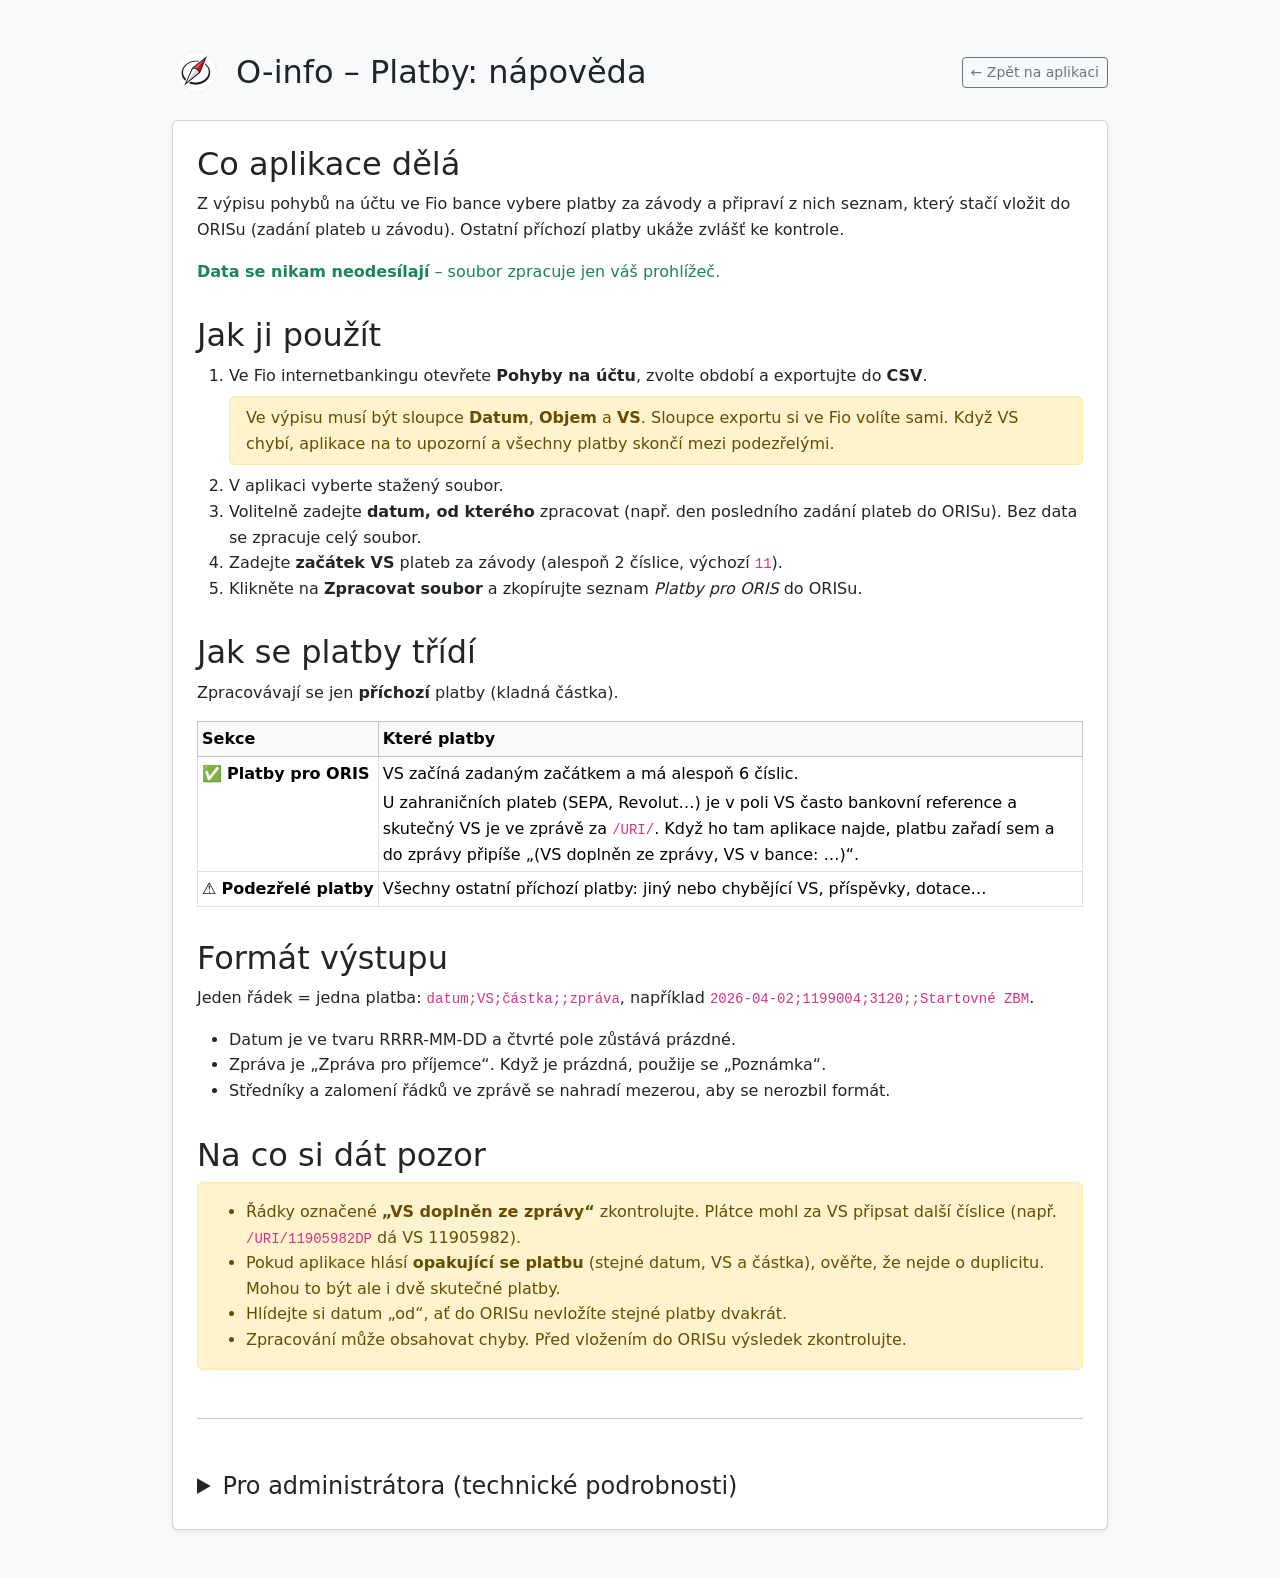
<file: platby/napoveda.html>
<!DOCTYPE html>
<html lang="cs">
<head>
    <meta charset="UTF-8">
    <meta name="viewport" content="width=device-width, initial-scale=1.0">
    <title>O-info – Platby – Nápověda</title>
    <link href="https://cdn.jsdelivr.net/npm/bootstrap@5.3.2/dist/css/bootstrap.min.css" rel="stylesheet">
    <style>
        body { line-height: 1.6; }
        h2 { margin-top: 2rem; }
        h3 { margin-top: 1.5rem; font-size: 1.2rem; }
        code { white-space: nowrap; }
        details.tech > summary { cursor: pointer; font-size: 1.5rem; font-weight: 500; }
        .table td:first-child { white-space: nowrap; }
    </style>
</head>
<body class="bg-light">
<div class="container my-5" style="max-width: 960px;">
    <header class="d-flex align-items-center gap-3 mb-4">
        <a href="/" aria-label="Přejít na hlavní stránku O-info">
            <img src="/o-info-logo-pruhledne.png" alt="O-info logo" width="48" height="48">
        </a>
        <h1 class="h2 mb-0">O-info – Platby: nápověda</h1>
        <a href="index.html" class="btn btn-outline-secondary btn-sm ms-auto">← Zpět na aplikaci</a>
    </header>

    <div class="card shadow-sm">
        <div class="card-body p-4">

            <h2 class="mt-0">Co aplikace dělá</h2>
            <p>Z výpisu pohybů na účtu ve Fio bance vybere platby za závody a připraví z nich seznam, který stačí vložit do ORISu (zadání plateb u závodu). Ostatní příchozí platby ukáže zvlášť ke kontrole.</p>
            <p class="text-success"><b>Data se nikam neodesílají</b> – soubor zpracuje jen váš prohlížeč.</p>

            <h2>Jak ji použít</h2>
            <ol>
                <li>Ve Fio internetbankingu otevřete <b>Pohyby na účtu</b>, zvolte období a exportujte do <b>CSV</b>.
                    <div class="alert alert-warning py-2 my-2">Ve výpisu musí být sloupce <b>Datum</b>, <b>Objem</b> a <b>VS</b>. Sloupce exportu si ve Fio volíte sami. Když VS chybí, aplikace na to upozorní a všechny platby skončí mezi podezřelými.</div>
                </li>
                <li>V aplikaci vyberte stažený soubor.</li>
                <li>Volitelně zadejte <b>datum, od kterého</b> zpracovat (např. den posledního zadání plateb do ORISu). Bez data se zpracuje celý soubor.</li>
                <li>Zadejte <b>začátek VS</b> plateb za závody (alespoň 2 číslice, výchozí <code>11</code>).</li>
                <li>Klikněte na <b>Zpracovat soubor</b> a zkopírujte seznam <i>Platby pro ORIS</i> do ORISu.</li>
            </ol>

            <h2>Jak se platby třídí</h2>
            <p>Zpracovávají se jen <b>příchozí</b> platby (kladná částka).</p>
            <table class="table table-sm table-bordered">
                <thead class="table-light"><tr><th>Sekce</th><th>Které platby</th></tr></thead>
                <tbody>
                <tr><td>✅ <b>Platby pro ORIS</b></td><td>VS začíná zadaným začátkem a má alespoň 6 číslic.
                    <div class="mt-1">U zahraničních plateb (SEPA, Revolut…) je v poli VS často bankovní reference a skutečný VS je ve zprávě za <code>/URI/</code>. Když ho tam aplikace najde, platbu zařadí sem a do zprávy připíše „(VS doplněn ze zprávy, VS v bance: …)“.</div></td></tr>
                <tr><td>⚠️ <b>Podezřelé platby</b></td><td>Všechny ostatní příchozí platby: jiný nebo chybějící VS, příspěvky, dotace…</td></tr>
                </tbody>
            </table>

            <h2>Formát výstupu</h2>
            <p>Jeden řádek = jedna platba: <code>datum;VS;částka;;zpráva</code>, například <code>2026-04-02;1199004;3120;;Startovné ZBM</code>.</p>
            <ul>
                <li>Datum je ve tvaru RRRR-MM-DD a čtvrté pole zůstává prázdné.</li>
                <li>Zpráva je „Zpráva pro příjemce“. Když je prázdná, použije se „Poznámka“.</li>
                <li>Středníky a zalomení řádků ve zprávě se nahradí mezerou, aby se nerozbil formát.</li>
            </ul>

            <h2>Na co si dát pozor</h2>
            <div class="alert alert-warning">
                <ul class="mb-0">
                    <li>Řádky označené <b>„VS doplněn ze zprávy“</b> zkontrolujte. Plátce mohl za VS připsat další číslice (např. <code>/URI/11905982DP</code> dá VS 11905982).</li>
                    <li>Pokud aplikace hlásí <b>opakující se platbu</b> (stejné datum, VS a částka), ověřte, že nejde o duplicitu. Mohou to být ale i dvě skutečné platby.</li>
                    <li>Hlídejte si datum „od“, ať do ORISu nevložíte stejné platby dvakrát.</li>
                    <li>Zpracování může obsahovat chyby. Před vložením do ORISu výsledek zkontrolujte.</li>
                </ul>
            </div>

            <hr class="my-5">

            <details class="tech">
                <summary>Pro administrátora (technické podrobnosti)</summary>

                <h3>Soubory</h3>
                <table class="table table-sm table-bordered">
                    <tbody>
                    <tr><td><code>index.html</code></td><td>Stránka aplikace (Bootstrap 5.3 z CDN).</td></tr>
                    <tr><td><code>app.js</code></td><td>Veškerá logika. Čisté funkce se dají testovat v Node (<code>module.exports</code>).</td></tr>
                    <tr><td><code>napoveda.html</code></td><td>Tato nápověda.</td></tr>
                    <tr><td><code>README.md</code></td><td>Stejný obsah ve formátu Markdown.</td></tr>
                    </tbody>
                </table>
                <p>Bez serverové části a bez závislostí. Stačí statický hosting.</p>

                <h3>Zpracování CSV</h3>
                <ul>
                    <li><b>Kódování:</b> UTF-8 (i s BOM, tak exportuje Fio), při neplatném UTF-8 se použije Windows-1250.</li>
                    <li><b>Oddělovač</b> se určí z prvního řádku (<code>;</code>, <code>,</code> nebo tabulátor).</li>
                    <li><b>Parser</b> zvládá uvozovky, zdvojené uvozovky i zalomení řádku uvnitř hodnoty.</li>
                    <li><b>Hlavička</b> se hledá v prvních 30 řádcích. Sloupce se hledají podle názvu bez ohledu na pořadí a diakritiku:
                        <ul>
                            <li>povinné jsou <code>Datum</code> a <code>Objem</code>,</li>
                            <li>volitelné jsou <code>VS</code>, <code>Zpráva pro příjemce</code> a <code>Poznámka</code>.</li>
                        </ul>
                    </li>
                    <li><b>Datum:</b> <code>dd.mm.rrrr</code> (případně s časem) nebo <code>rrrr-mm-dd</code>. Filtr „od“ porovnává data bez času, takže nevznikají posuny kvůli časové zóně.</li>
                    <li><b>Částka:</b> mezery a pevné mezery se ignorují. Formáty <code>1 234,50</code>, <code>1.234,50</code> i <code>1234.5</code> se přečtou správně.</li>
                    <li><b>VS:</b> odstraní se úvodní nuly.</li>
                </ul>

                <h3>Pravidla třídění (konstanty v <code>app.js</code>)</h3>
                <ul>
                    <li>ORIS: VS jen z číslic, začíná zadaným prefixem, délka ≥ <code>MIN_VALID_VS_LENGTH</code> (6).</li>
                    <li>Když VS pravidlo nesplňuje (jakákoli délka i prázdný), zkusí se <code>URI_VS</code>: číslice (aspoň 6) za <code>/URI/</code> ve zprávě. Pokud splní pravidlo pro ORIS, platba jde do ORIS s poznámkou ve zprávě. Jinak jde mezi podezřelé.</li>
                    <li>Kontrola duplicit (stejné datum, VS a částka) běží jen nad platbami pro ORIS.</li>
                </ul>

                <h3>Ověřeno na reálných výpisech (11/2026)</h3>
                <ul>
                    <li>Klubový účet (1 111 pohybů): 202 plateb pro ORIS = 198 shodných s původní verzí + 4 zahraniční s VS doplněným ze zprávy.</li>
                    <li>Rozdíly jsou jen ve zprávách: doplnění z Poznámky u prázdné zprávy a sloučení dvojitých mezer.</li>
                    <li>10místné VS: na klubovém účtu většinou SEPA platby přes ČS (VS ve zprávě za <code>/URI/</code>). Na účtu O-ligy VS ve tvaru <code>26MM…</code> z běžných českých bank, ty jsou mezi podezřelými.</li>
                    <li>Původní verze u výpisu bez sloupce VS brala jako VS sloupec „Poznámka“ (jména plátců).</li>
                </ul>

                <h3>Změny oproti původní verzi</h3>
                <ul>
                    <li>Odstraněny zbytky podpory mBank: sloupce „Částka“ a „Popis“, pevné pozice sloupců, nefunkční přepnutí kódování.</li>
                    <li>Opraveno:
                        <ul>
                            <li>vynechávání plateb z prvního dne období (časová zóna),</li>
                            <li>čtení částek s tečkou jako oddělovačem tisíců,</li>
                            <li>středník nebo zalomení ve zprávě rozbíjelo výstup,</li>
                            <li>hlavička jen na 1. řádku,</li>
                            <li>chyba „Nejprve nahraj soubor“ při rychlém kliknutí.</li>
                        </ul>
                    </li>
                    <li>Sekce „Revolut“ (předpoklad podle 10místného VS) byla zrušena. Zahraniční platby s VS ve zprávě jdou do ORIS, ostatní mezi podezřelé. Souhrn ukazuje přeskočené řádky.</li>
                    <li>Záloha původní verze: <code>../_backup_2026-11-12/platby/</code>.</li>
                </ul>
            </details>

        </div>
    </div>
</div>
</body>
</html>
</file>
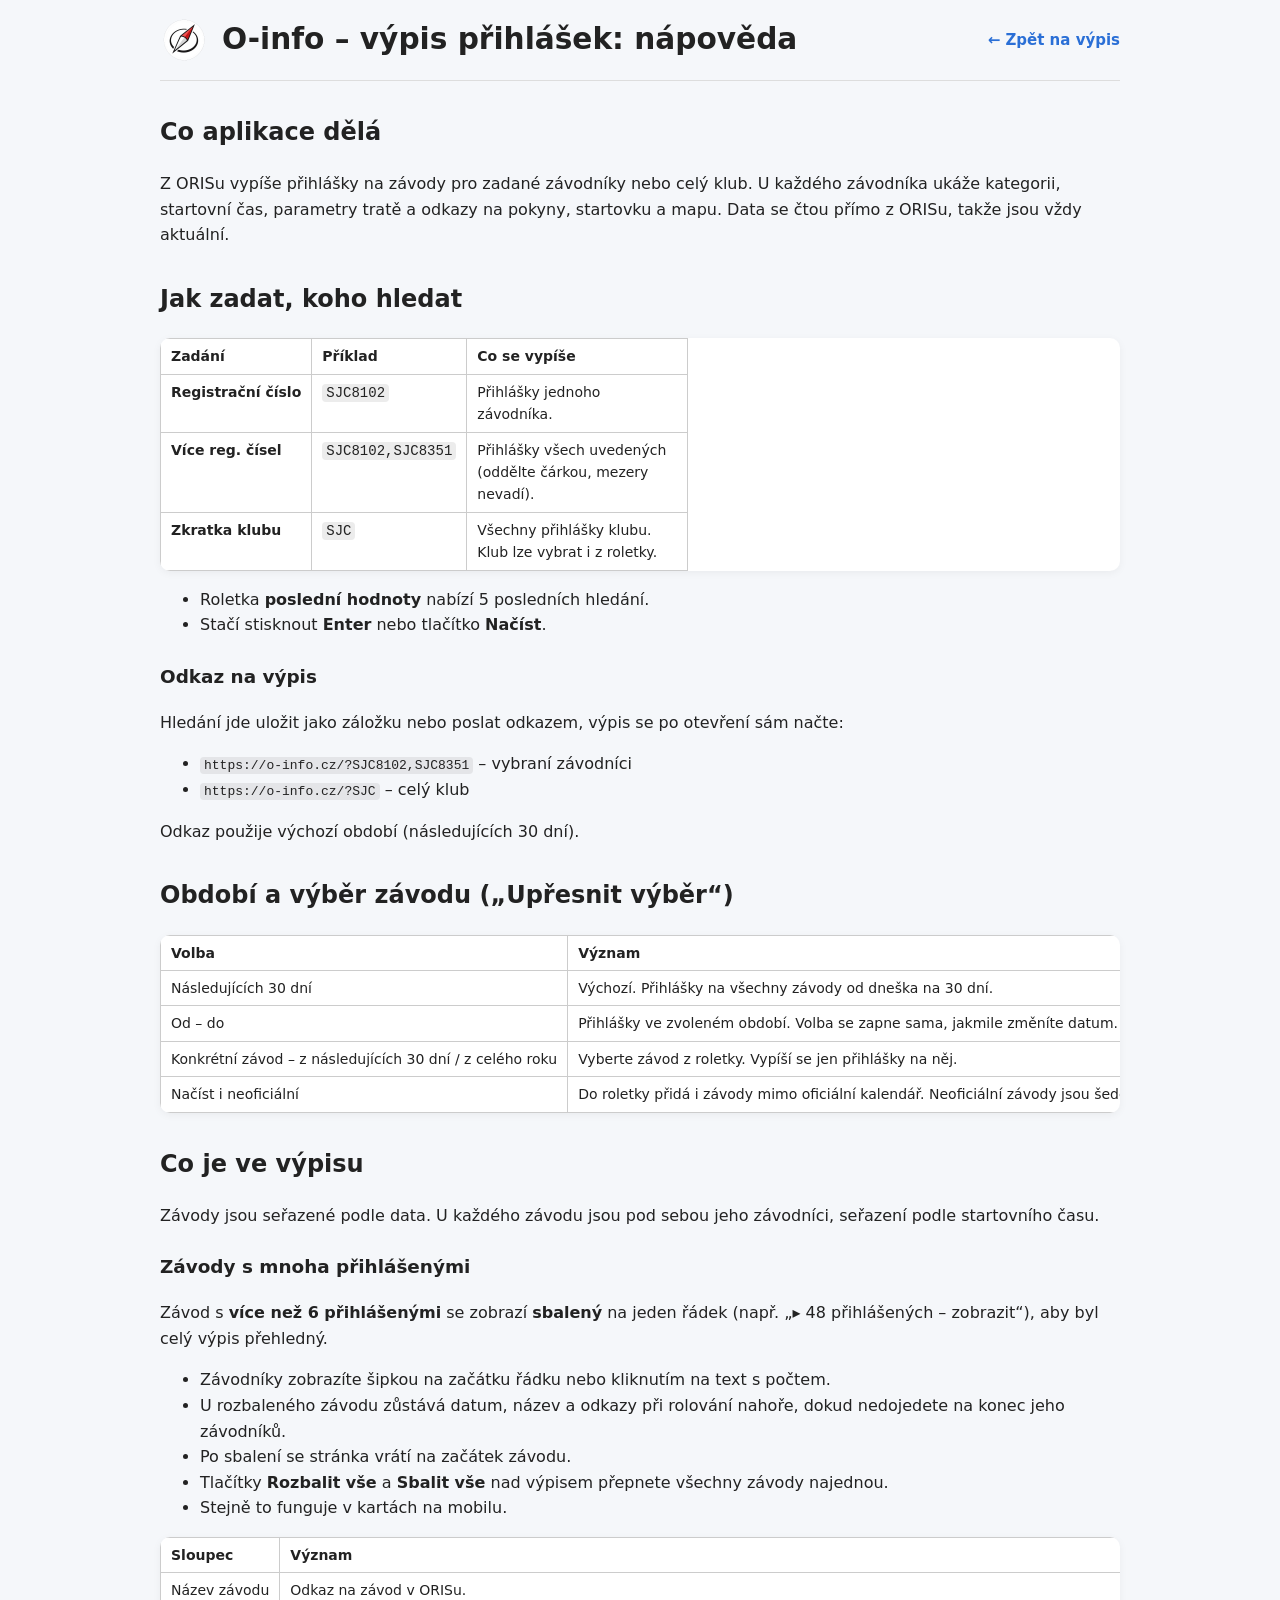
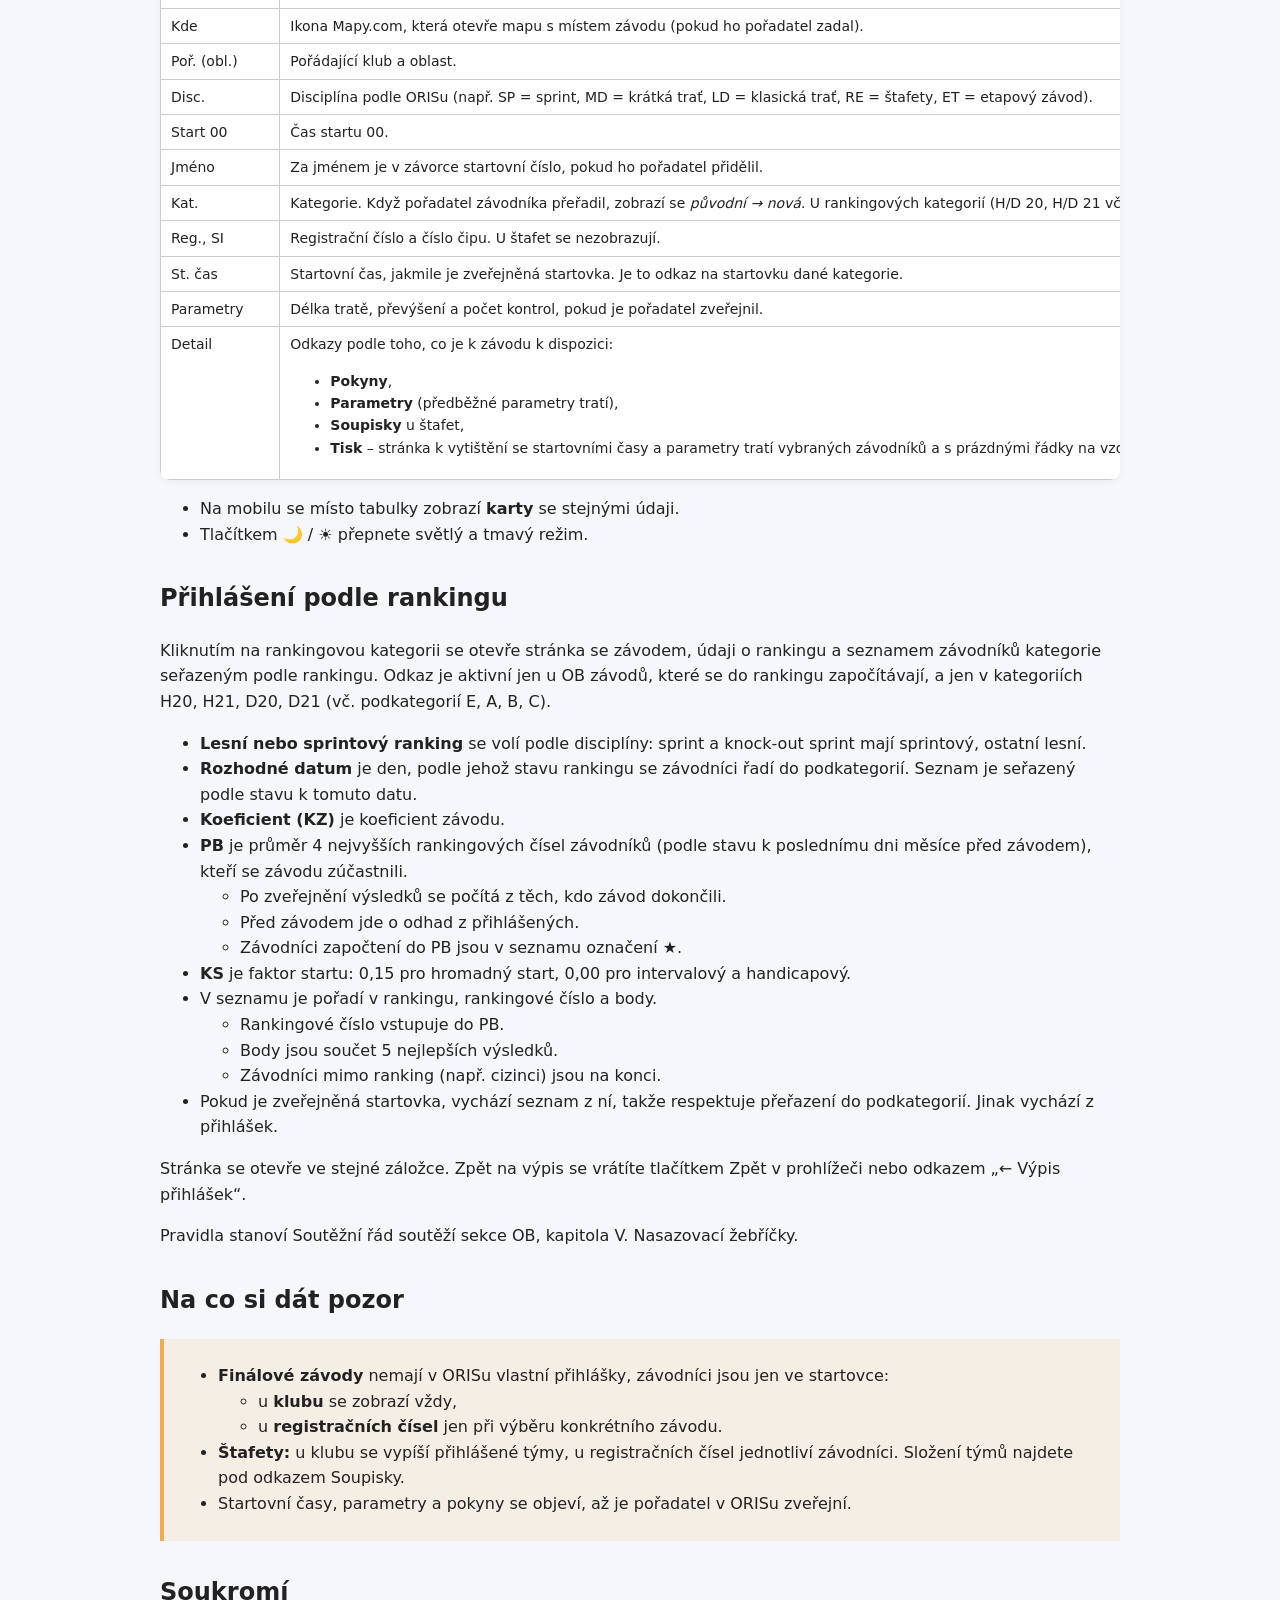
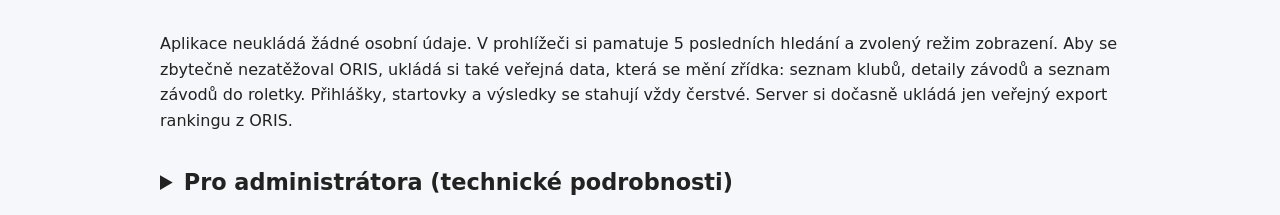
<file: prihlasky/napoveda.html>
<!DOCTYPE html>
<html lang="cs">
<head>
  <meta charset="utf-8">
  <title>O-info – výpis přihlášek – Nápověda</title>
  <meta name="viewport" content="width=device-width, initial-scale=1.0">
  <link rel="stylesheet" href="/prihlasky/css/styles.css">
  <style>
    .help-page { max-width: 960px; margin: 0 auto; line-height: 1.6; }
    .help-page h2 { margin-top: 2rem; }
    .help-page h3 { margin-top: 1.5rem; font-size: 1.15rem; }
    .help-page table { border-collapse: collapse; width: 100%; margin: 0.5rem 0 1rem; }
    .help-page th, .help-page td { border: 1px solid #ccc; padding: 6px 10px; text-align: left; vertical-align: top; }
    .help-page td:first-child { white-space: nowrap; }
    .help-page code { background: rgba(127,127,127,0.15); padding: 1px 4px; border-radius: 4px; }
    .help-page .note { border-left: 4px solid #f0ad4e; background: rgba(240,173,78,0.12); padding: 8px 14px; margin: 1rem 0; }
    .help-page details.tech > summary { cursor: pointer; font-size: 1.4rem; font-weight: 600; margin: 2rem 0 0.5rem; }
    .back-link { margin-left: auto; }
    body.dark .help-page th, body.dark .help-page td { border-color: #444; }
  </style>
  <script>
    // stejné téma jako na hlavní stránce
    try {
      var t = localStorage.getItem("theme");
      if (t === "dark" || (!t && window.matchMedia("(prefers-color-scheme: dark)").matches)) {
        document.documentElement.classList.add("dark-pending");
      }
    } catch (e) {}
  </script>
</head>
<body>
<script>if (document.documentElement.classList.contains("dark-pending")) document.body.classList.add("dark");</script>
<div class="container help-page">
  <header class="app-header">
    <a class="home-logo" href="/" aria-label="Přejít na hlavní stránku O-info">
      <img src="/o-info-logo-pruhledne.png" alt="O-info logo" width="48" height="48">
    </a>
    <h1>O-info – výpis přihlášek: nápověda</h1>
    <a class="nav-link back-link" href="/">← Zpět na výpis</a>
  </header>
  <hr>

  <h2>Co aplikace dělá</h2>
  <p>Z ORISu vypíše přihlášky na závody pro zadané závodníky nebo celý klub. U každého závodníka ukáže kategorii, startovní čas, parametry tratě a odkazy na pokyny, startovku a mapu. Data se čtou přímo z ORISu, takže jsou vždy aktuální.</p>

  <h2>Jak zadat, koho hledat</h2>
  <table>
    <tr><th>Zadání</th><th>Příklad</th><th>Co se vypíše</th></tr>
    <tr><td><b>Registrační číslo</b></td><td><code>SJC8102</code></td><td>Přihlášky jednoho závodníka.</td></tr>
    <tr><td><b>Více reg. čísel</b></td><td><code>SJC8102,SJC8351</code></td><td>Přihlášky všech uvedených (oddělte čárkou, mezery nevadí).</td></tr>
    <tr><td><b>Zkratka klubu</b></td><td><code>SJC</code></td><td>Všechny přihlášky klubu. Klub lze vybrat i z roletky.</td></tr>
  </table>
  <ul>
    <li>Roletka <b>poslední hodnoty</b> nabízí 5 posledních hledání.</li>
    <li>Stačí stisknout <b>Enter</b> nebo tlačítko <b>Načíst</b>.</li>
  </ul>

  <h3>Odkaz na výpis</h3>
  <p>Hledání jde uložit jako záložku nebo poslat odkazem, výpis se po otevření sám načte:</p>
  <ul>
    <li><code>https://o-info.cz/?SJC8102,SJC8351</code> – vybraní závodníci</li>
    <li><code>https://o-info.cz/?SJC</code> – celý klub</li>
  </ul>
  <p>Odkaz použije výchozí období (následujících 30 dní).</p>

  <h2>Období a výběr závodu („Upřesnit výběr“)</h2>
  <table>
    <tr><th>Volba</th><th>Význam</th></tr>
    <tr><td>Následujících 30 dní</td><td>Výchozí. Přihlášky na všechny závody od dneška na 30 dní.</td></tr>
    <tr><td>Od – do</td><td>Přihlášky ve zvoleném období. Volba se zapne sama, jakmile změníte datum.</td></tr>
    <tr><td>Konkrétní závod – z následujících 30 dní / z celého roku</td><td>Vyberte závod z roletky. Vypíší se jen přihlášky na něj.</td></tr>
    <tr><td>Načíst i neoficiální</td><td>Do roletky přidá i závody mimo oficiální kalendář. Neoficiální závody jsou šedě.</td></tr>
  </table>

  <h2>Co je ve výpisu</h2>
  <p>Závody jsou seřazené podle data. U každého závodu jsou pod sebou jeho závodníci, seřazení podle startovního času.</p>
  <h3>Závody s mnoha přihlášenými</h3>
  <p>Závod s <b>více než 6 přihlášenými</b> se zobrazí <b>sbalený</b> na jeden řádek (např. „▸ 48 přihlášených – zobrazit“), aby byl celý výpis přehledný.</p>
  <ul>
    <li>Závodníky zobrazíte šipkou na začátku řádku nebo kliknutím na text s počtem.</li>
    <li>U rozbaleného závodu zůstává datum, název a odkazy při rolování nahoře, dokud nedojedete na konec jeho závodníků.</li>
    <li>Po sbalení se stránka vrátí na začátek závodu.</li>
    <li>Tlačítky <b>Rozbalit vše</b> a <b>Sbalit vše</b> nad výpisem přepnete všechny závody najednou.</li>
    <li>Stejně to funguje v kartách na mobilu.</li>
  </ul>
  <table>
    <tr><th>Sloupec</th><th>Význam</th></tr>
    <tr><td>Název závodu</td><td>Odkaz na závod v ORISu.</td></tr>
    <tr><td>Kde</td><td>Ikona Mapy.com, která otevře mapu s místem závodu (pokud ho pořadatel zadal).</td></tr>
    <tr><td>Poř. (obl.)</td><td>Pořádající klub a oblast.</td></tr>
    <tr><td>Disc.</td><td>Disciplína podle ORISu (např. SP = sprint, MD = krátká trať, LD = klasická trať, RE = štafety, ET = etapový závod).</td></tr>
    <tr><td>Start 00</td><td>Čas startu 00.</td></tr>
    <tr><td>Jméno</td><td>Za jménem je v závorce startovní číslo, pokud ho pořadatel přidělil.</td></tr>
    <tr><td>Kat.</td><td>Kategorie. Když pořadatel závodníka přeřadil, zobrazí se <i>původní → nová</i>. U rankingových kategorií (H/D 20, H/D 21 vč. podkategorií) na závodě, který se započítává do rankingu, je kategorie odkazem na <b>přihlášené podle rankingu</b> (viz níže).</td></tr>
    <tr><td>Reg., SI</td><td>Registrační číslo a číslo čipu. U štafet se nezobrazují.</td></tr>
    <tr><td>St. čas</td><td>Startovní čas, jakmile je zveřejněná startovka. Je to odkaz na startovku dané kategorie.</td></tr>
    <tr><td>Parametry</td><td>Délka tratě, převýšení a počet kontrol, pokud je pořadatel zveřejnil.</td></tr>
    <tr><td>Detail</td><td>Odkazy podle toho, co je k závodu k dispozici:
      <ul>
        <li><b>Pokyny</b>,</li>
        <li><b>Parametry</b> (předběžné parametry tratí),</li>
        <li><b>Soupisky</b> u štafet,</li>
        <li><b>Tisk</b> – stránka k vytištění se startovními časy a parametry tratí vybraných závodníků a s prázdnými řádky na vzdálenosti z parkoviště, na start a z cíle.</li>
      </ul>
    </td></tr>
  </table>
  <ul>
    <li>Na mobilu se místo tabulky zobrazí <b>karty</b> se stejnými údaji.</li>
    <li>Tlačítkem 🌙 / ☀️ přepnete světlý a tmavý režim.</li>
  </ul>

  <h2>Přihlášení podle rankingu</h2>
  <p>Kliknutím na rankingovou kategorii se otevře stránka se závodem, údaji o rankingu a seznamem závodníků kategorie seřazeným podle rankingu. Odkaz je aktivní jen u OB závodů, které se do rankingu započítávají, a jen v kategoriích H20, H21, D20, D21 (vč. podkategorií E, A, B, C).</p>
  <ul>
    <li><b>Lesní nebo sprintový ranking</b> se volí podle disciplíny: sprint a knock-out sprint mají sprintový, ostatní lesní.</li>
    <li><b>Rozhodné datum</b> je den, podle jehož stavu rankingu se závodníci řadí do podkategorií. Seznam je seřazený podle stavu k tomuto datu.</li>
    <li><b>Koeficient (KZ)</b> je koeficient závodu.</li>
    <li><b>PB</b> je průměr 4 nejvyšších rankingových čísel závodníků (podle stavu k poslednímu dni měsíce před závodem), kteří se závodu zúčastnili.
      <ul>
        <li>Po zveřejnění výsledků se počítá z těch, kdo závod dokončili.</li>
        <li>Před závodem jde o odhad z přihlášených.</li>
        <li>Závodníci započtení do PB jsou v seznamu označení ★.</li>
      </ul>
    </li>
    <li><b>KS</b> je faktor startu: 0,15 pro hromadný start, 0,00 pro intervalový a handicapový.</li>
    <li>V seznamu je pořadí v rankingu, rankingové číslo a body.
      <ul>
        <li>Rankingové číslo vstupuje do PB.</li>
        <li>Body jsou součet 5 nejlepších výsledků.</li>
        <li>Závodníci mimo ranking (např. cizinci) jsou na konci.</li>
      </ul>
    </li>
    <li>Pokud je zveřejněná startovka, vychází seznam z ní, takže respektuje přeřazení do podkategorií. Jinak vychází z přihlášek.</li>
  </ul>
  <p>Stránka se otevře ve stejné záložce. Zpět na výpis se vrátíte tlačítkem Zpět v prohlížeči nebo odkazem „← Výpis přihlášek“.</p>
  <p>Pravidla stanoví Soutěžní řád soutěží sekce OB, kapitola V. Nasazovací žebříčky.</p>

  <h2>Na co si dát pozor</h2>
  <div class="note">
    <ul>
      <li><b>Finálové závody</b> nemají v ORISu vlastní přihlášky, závodníci jsou jen ve startovce:
        <ul>
          <li>u <b>klubu</b> se zobrazí vždy,</li>
          <li>u <b>registračních čísel</b> jen při výběru konkrétního závodu.</li>
        </ul>
      </li>
      <li><b>Štafety:</b> u klubu se vypíší přihlášené týmy, u registračních čísel jednotliví závodníci. Složení týmů najdete pod odkazem Soupisky.</li>
      <li>Startovní časy, parametry a pokyny se objeví, až je pořadatel v ORISu zveřejní.</li>
    </ul>
  </div>

  <h2>Soukromí</h2>
  <p>Aplikace neukládá žádné osobní údaje. V prohlížeči si pamatuje 5 posledních hledání a zvolený režim zobrazení. Aby se zbytečně nezatěžoval ORIS, ukládá si také veřejná data, která se mění zřídka: seznam klubů, detaily závodů a seznam závodů do roletky. Přihlášky, startovky a výsledky se stahují vždy čerstvé. Server si dočasně ukládá jen veřejný export rankingu z ORIS.</p>

  <details class="tech">
    <summary>Pro administrátora (technické podrobnosti)</summary>

    <h3>Soubory</h3>
    <table>
      <tr><td><code>/index.html</code></td><td>Stránka výpisu (kořen webu). Obsahuje i rozbalovací stručnou nápovědu a Google Analytics.</td></tr>
      <tr><td><code>/prihlasky/js/main.js</code></td><td>Logika výpisu, načítá se jako modul (<code>type="module"</code>).</td></tr>
      <tr><td><code>/prihlasky/js/oris-cache.js</code></td><td>Volání ORIS API a cache v prohlížeči. Používá ho <code>main.js</code> i <code>ranking.js</code>.</td></tr>
      <tr><td><code>/prihlasky/css/styles.css</code></td><td>Styly včetně tmavého režimu. Používá je i stránka Projekty.</td></tr>
      <tr><td><code>/prihlasky/napoveda.html</code></td><td>Tato nápověda.</td></tr>
      <tr><td><code>/prihlasky/README.md</code></td><td>Stejný obsah ve formátu Markdown.</td></tr>
      <tr><td><code>/prihlasky/data/</code></td><td>Ikona Mapy.com.</td></tr>
      <tr><td><code>/prihlasky/ranking.html</code> + <code>js/ranking.js</code></td><td>Stránka „přihlášení podle rankingu“ (<code>?event=&lt;ID závodu&gt;&amp;class=&lt;ID nebo název kategorie&gt;</code>).</td></tr>
      <tr><td><code>/prihlasky/ranking.php</code></td><td>Serverový prostředník pro <code>ranking_export</code> z ORIS (viz níže).</td></tr>
    </table>
    <p>Výpis přihlášek volá veřejné ORIS API přímo z prohlížeče. Jedinou serverovou částí je <code>ranking.php</code>: vyžaduje PHP 8.1 a novější s rozšířeními <code>curl</code> a <code>mbstring</code>, stejně jako dluhy.</p>

    <h3>Ranking (<code>ranking.php</code>, <code>ranking.js</code>)</h3>
    <ul>
      <li><b>Proč prostředník:</b> <code>https://oris.ceskyorientak.cz/ranking_export?date=…&amp;sport=1&amp;gender=M|F&amp;ranktype=2|8&amp;csv=1</code> neposílá hlavičku CORS, takže ho prohlížeč nesmí stáhnout přímo (API ji posílá).</li>
      <li><b>Vstup a výstup:</b> <code>ranking.php?date=YYYY-MM-DD&amp;gender=M|F&amp;ranktype=2|8</code> ověří parametry, stáhne CSV (<code>Poradi;Prijmeni;Jmeno;Reg. c.;Body;Rank.c;…</code>) a vrátí JSON <code>{items:[{rank, lastName, firstName, regNo, points, rankNumber}]}</code>.</li>
      <li><b>Cache</b> je v <code>sys_get_temp_dir()/oinfo_ranking/</code>, tedy mimo web. Stav k minulému datu se drží 30 dní, k dnešnímu nebo budoucímu 6 hodin. Při výpadku ORIS se vrátí i starší cache.</li>
      <li><b>Typ rankingu:</b> disciplína <code>SP</code> nebo <code>KO</code> → 8 (sprintový), jinak 2 (lesní). Pohlaví podle kategorie: H/M → M, D/W → F.</li>
      <li><b>Data:</b>
        <ul>
          <li>Seznam se řadí podle stavu k <code>RankingDecisionDate</code>. Když chybí, použije se poslední den měsíce před závodem.</li>
          <li>PB se počítá ze stavu k poslednímu dni měsíce před závodem (rankingové číslo <code>Rank.c</code>).</li>
          <li>Když se obě data shodují, stáhne se ranking jen jednou.</li>
        </ul>
      </li>
      <li><b>Závodníci:</b> <code>getEventStartLists</code> s <code>classid</code>, a když je prázdná, <code>getEventEntries</code> s <code>classid</code>. PB z výsledků (<code>getEventResults</code> s <code>classid</code>) bere jen dokončivší, tedy bez DISK, DNS, DNF a MP.</li>
      <li><b>Odkaz ve výpisu</b> (<code>buildClassHtml</code> v <code>main.js</code>) je aktivní jen pro sport OB, <code>Ranking = 1</code>, neštafetovou disciplínu a kategorii <code>^[HDMW]2</code>. Přeřazený závodník má odkaz u původní i nové kategorie.</li>
      <li><b>Nahrazuje</b> dřívější odkaz na o-tools.rouman.eu, který přestal fungovat.</li>
    </ul>

    <h3>Průběh načtení podle režimu</h3>
    <table>
      <tr><th>Režim</th><th>Volání ORIS</th></tr>
      <tr><td>Reg. čísla + období</td><td>
        <ol>
          <li><code>getUser</code> pro každé reg. číslo.</li>
          <li><code>getUserEventEntries</code> pro každého závodníka v daném období.</li>
          <li>Pro každý nalezený závod <code>getEvent</code> a <code>getEventStartLists</code> filtrovaný podle <code>clubid</code> závodníků.</li>
        </ol>
      </td></tr>
      <tr><td>Reg. čísla + závod</td><td>
        <ol>
          <li><code>getEvent</code>, celá <code>getEventStartLists</code> a <code>getUser</code>.</li>
          <li><code>getUserEventEntries</code> jen ke dni závodu. Funguje i pro štafety a etapy.</li>
          <li>Když přihlášky chybí, vezmou se závodníci ze startovky (finále).</li>
        </ol>
      </td></tr>
      <tr><td>Klub + období</td><td>
        <ol>
          <li><code>getEventList</code> s parametry <code>all=1</code> a <code>myClubId</code>. Dál se pracuje jen se závody, kde má klub přihlášky (<code>ClubEntryCount</code>) nebo startující (<code>ClubStartCount</code>).</li>
          <li>Pro každý takový závod <code>getEventEntries</code>, <code>getEvent</code> a <code>getEventStartLists</code>, vše s <code>clubid</code>.</li>
        </ol>
      </td></tr>
      <tr><td>Klub + závod</td><td>
        <ol>
          <li><code>getEventEntries</code> s <code>clubid</code>, <code>getEvent</code> a celá startovka.</li>
          <li>Pro finále se ze startovky vyberou závodníci klubu (podle <code>ClubID</code> nebo začátku reg. čísla).</li>
        </ol>
      </td></tr>
    </table>
    <ul>
      <li>Souběžně běží nejvýš <code>MAX_CONCURRENCY</code> (6) požadavků.</li>
      <li>Každá odpověď se kontroluje (HTTP i <code>Status</code>).</li>
      <li>Nedostupná startovka není chyba, jen se nezobrazí startovní časy.</li>
      <li>„Tisk“ použije startovku z posledního načtení a znovu ji nestahuje.</li>
    </ul>

    <h3>Sbalování závodů</h3>
    <ul>
      <li>Práh určuje <code>COLLAPSE_THRESHOLD</code> (6) v <code>main.js</code>. Text nad výpisem v <code>index.html</code> („více než 6“) je potřeba při změně upravit také.</li>
      <li>Každý závod je samostatný <code>&lt;tbody&gt;</code>, takže rozbalení překreslí jen jeho řádky a kartu.</li>
      <li>Stav rozbalení je v paměti (<code>expandedEvents</code>) a po novém hledání se vynuluje.</li>
      <li>„Přilepení“ údajů o závodu: <code>.sticky-cell { position: sticky }</code> uvnitř buněk s <code>rowspan</code>. Tabulka proto má <code>overflow: clip</code> místo <code>hidden</code>, protože <code>hidden</code> by sticky vypnul. Starší prohlížeče bez <code>clip</code> použijí <code>hidden</code> a jen se nepřilepí.</li>
    </ul>

    <h3>Úložiště prohlížeče</h3>
    <ul>
      <li><code>oInfoHistory</code> – 5 posledních hledání.</li>
      <li><code>theme</code> – světlý nebo tmavý režim.</li>
      <li><code>oInfoCache:v2:&lt;metoda&gt;?&lt;parametry&gt;</code> – cache odpovědí ORIS (<code>oris-cache.js</code>), viz tabulka.</li>
    </ul>
    <table>
      <tr><th>Data</th><th>Platnost</th><th>Poznámka</th></tr>
      <tr><td><code>getCSOSClubList</code></td><td>1 den</td><td>Jen ID, zkratka a název klubu. Mění se jen na začátku sezóny, změna se projeví nejpozději druhý den.</td></tr>
      <tr><td><code>getUser</code> (reg. č. → ID)</td><td>1 den</td><td>Nové reg. číslo po přestupu je jiný klíč, takže se načte hned. Neexistující reg. číslo se drží jen 10 minut.</td></tr>
      <tr><td><code>getEvent</code></td><td>10 min (dnešní a budoucí) / 1 den (proběhlý)</td><td>Zmenšený na používaná pole: kategorie s parametry tratí, dokumenty, ranking, místo a GPS. Sdílí se mezi výpisem a stránkou rankingu.</td></tr>
      <tr><td><code>getEventList</code> (roletka)</td><td>30 min</td><td>Jen pole potřebná pro výběr.</td></tr>
      <tr><td>přihlášky, startovky, výsledky, <code>getEventList</code> s <code>myClubId</code></td><td>necachuje se</td><td>Vždy aktuální.</td></tr>
    </table>
    <ul>
      <li>Při startu se mažou prošlé položky a klíče starších verzí (<code>eventListCache_*</code>, <code>oInfoEventListCache</code>, <code>oInfoCache:v1:</code>).</li>
      <li>Při plném úložišti se smaže starší polovina cache.</li>
      <li>Stejné souběžné dotazy se spojí do jednoho.</li>
      <li>Změna formátu cache = zvýšit verzi v <code>CACHE_PREFIX</code>.</li>
      <li>Chyba úložiště (plné, soukromý režim) funkci nenaruší, jen se necachuje.</li>
      <li>Ověřeno (klub SJC, 2 týdny): 2. hledání 45 dotazů místo 67. Reg. čísla po hledání klubu 9 → 6 dotazů. Konkrétní závod 3 dotazy.</li>
    </ul>

    <h3>Ověřeno proti ORIS (11/2026, původní vs. nová verze)</h3>
    <table>
      <tr><th>Zadání</th><th>Původní</th><th>Nová</th></tr>
      <tr><td>2 reg. čísla, období</td><td>11 řádků, 1 097 kB</td><td>11 řádků (shodné), 300 kB</td></tr>
      <tr><td>Reg. čísla + konkrétní závod / štafeta</td><td>chyba „Chyba při načítání“</td><td>funguje</td></tr>
      <tr><td>Klub + konkrétní závod</td><td>7 řádků</td><td>7 řádků (shodné)</td></tr>
      <tr><td>Klub, 2 týdny</td><td>284 řádků, 101 dotazů, 3 MB</td><td>284 řádků, 68 dotazů, 0,7 MB</td></tr>
    </table>

    <h3>Změny oproti původní verzi</h3>
    <ul>
      <li><b>Opraveno:</b>
        <ul>
          <li>režim reg. čísla + konkrétní závod nefungoval (nedefinovaná proměnná),</li>
          <li>posun dat o den kvůli UTC (rok začínal 31. 12., ranking datum),</li>
          <li>cache závodů se ukládala pod stále novým klíčem a mohla zaplnit úložiště,</li>
          <li>data z ORIS se vkládala do stránky neescapovaná,</li>
          <li>u nevybraného závodu se nic nestalo.</li>
        </ul>
      </li>
      <li><b>Zrychleno:</b>
        <ul>
          <li>u klubu se nestahují přihlášky ze všech závodů (filtr <code>myClubId</code>),</li>
          <li>startovky jsou filtrované podle klubu (u ČP 14 kB místo 327 kB),</li>
          <li>počet souběžných požadavků je omezený,</li>
          <li>celý rok je jeden dotaz místo dvanácti.</li>
        </ul>
      </li>
      <li><b>Nové:</b> finále u klubu i ve výpisu za období, kontrola zadaného období, historie se obnoví hned.</li>
      <li>Záloha původní verze: <code>/_backup_2026-11-12/prihlasky/</code> a <code>index_root.html</code>.</li>
    </ul>
  </details>
</div>
</body>
</html>
</file>
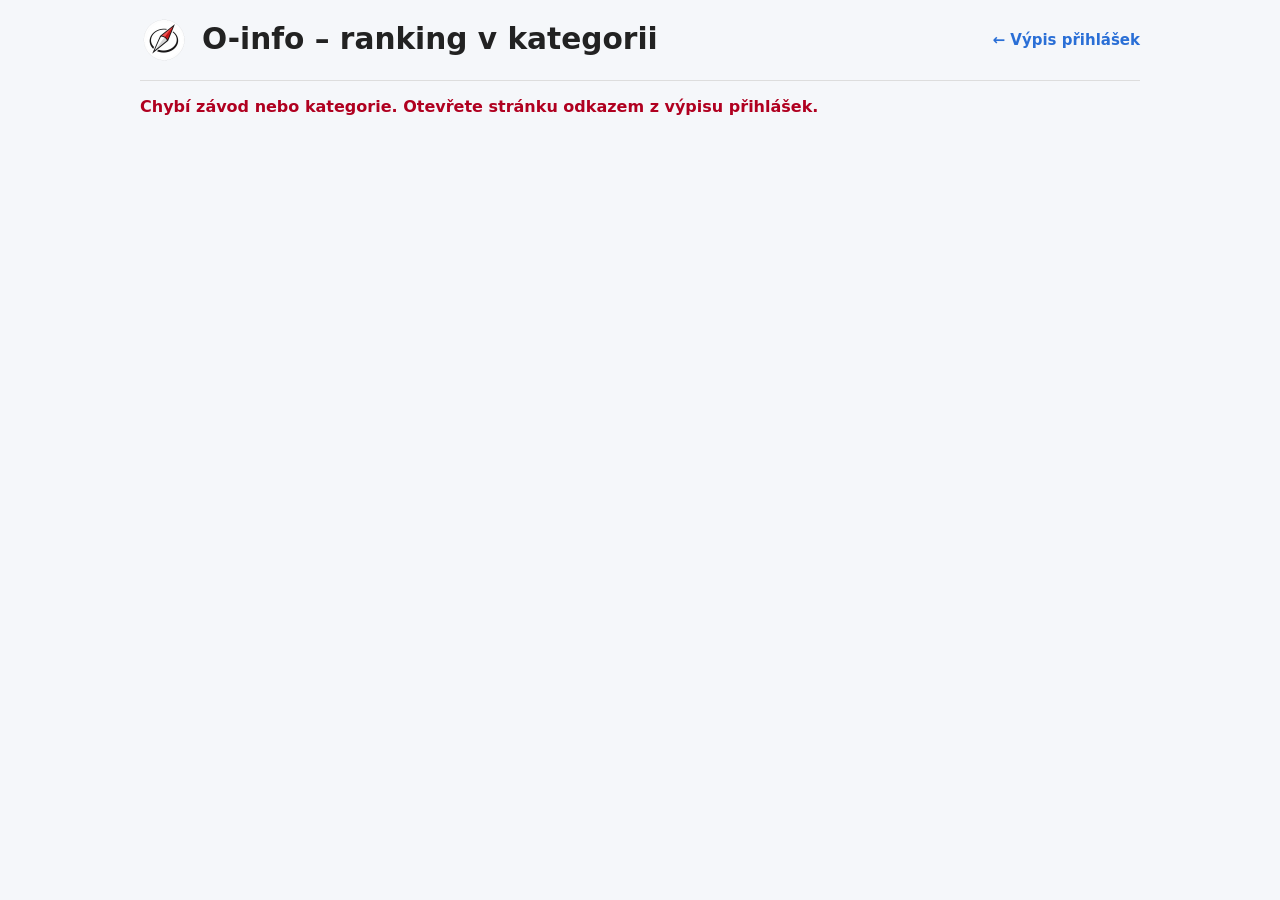
<file: prihlasky/ranking.html>
<!DOCTYPE html>
<html lang="cs">
<head>
  <meta charset="utf-8">
  <title>O-info – ranking v kategorii</title>
  <meta name="viewport" content="width=device-width, initial-scale=1.0">
  <link rel="stylesheet" href="/prihlasky/css/styles.css">
  <style>
    .rank-page { max-width: 1000px; margin: 0 auto; }
    .rank-info { display: grid; grid-template-columns: max-content 1fr; gap: 4px 16px; margin: 8px 0 0; }
    .rank-info dt { font-weight: 600; }
    .rank-info dd { margin: 0; }
    .rank-box { background: white; border-radius: 10px; box-shadow: 0 2px 8px rgba(0,0,0,0.05); padding: 12px 16px; margin-top: 16px; }
    .rank-box h2 { margin: 0 0 6px; font-size: 1.15rem; }
    .rank-hint { font-size: 12px; color: #666; }
    .rank-table { display: table; }
    .rank-table td.num, .rank-table th.num { text-align: right; }
    .rank-table tr.unranked td { color: #888; }
    .rank-table tr.pb-member td:first-child::after { content: " ★"; color: #e6a700; }
    .rank-error { color: #b00020; font-weight: 600; }
    .back-link { margin-left: auto; }
    body.dark .rank-box { background: #1e1e1e; }
    body.dark .rank-hint { color: #aaa; }
    body.dark .rank-table tr.unranked td { color: #888; }
    @media (max-width: 600px) {
      .rank-table { display: table !important; }
      .rank-table .opt { display: none; }
      .rank-info { grid-template-columns: 1fr; }
      .rank-info dt { margin-top: 6px; }
    }
  </style>
  <script>
    try {
      var t = localStorage.getItem("theme");
      window.__dark = t === "dark" || (!t && window.matchMedia("(prefers-color-scheme: dark)").matches);
    } catch (e) {}
  </script>
</head>
<body>
<script>if (window.__dark) document.body.classList.add("dark");</script>
<div class="container rank-page">
  <header class="app-header">
    <a class="home-logo" href="/" aria-label="Přejít na hlavní stránku O-info">
      <img src="/o-info-logo-pruhledne.png" alt="O-info logo" width="48" height="48">
    </a>
    <h1>O-info – ranking v kategorii</h1>
    <a class="nav-link back-link" id="backLink" href="/">← Výpis přihlášek</a>
  </header>
  <hr>

  <div id="loading" style="display:flex"><span class="spinner"></span>&nbsp;Načítám data...</div>
  <p id="error" class="rank-error" hidden></p>

  <section id="eventBox" class="rank-box" hidden>
    <h2 id="eventTitle"></h2>
    <dl class="rank-info" id="eventInfo"></dl>
  </section>

  <section id="rankingBox" class="rank-box" hidden>
    <h2 id="rankingTitle"></h2>
    <dl class="rank-info" id="rankingInfo"></dl>
    <p class="rank-hint" id="rankingHint"></p>
  </section>

  <section id="classBox" class="rank-box" hidden>
    <h2 id="classTitle"></h2>
    <p class="rank-hint" id="classHint"></p>
    <table class="rank-table">
      <thead>
        <tr>
          <th class="num">Poř. v rankingu</th>
          <th>Jméno</th>
          <th>Reg. č.</th>
          <th class="num">Rank. číslo</th>
          <th class="num opt">Body</th>
          <th class="opt">St. čas</th>
        </tr>
      </thead>
      <tbody id="classBody"></tbody>
    </table>
  </section>
</div>
<script type="module" src="/prihlasky/js/ranking.js"></script>
</body>
</html>
</file>
<file: prihlasky/css/styles.css>
/* =========================
DARK MODE
========================= */

/* DARK */
body.dark {
  background: #121212;
  color: #eee;
}

/* komponenty */
body.dark .card {
  background: #1e1e1e;
  border: 1px solid #808080
}

body.dark input,
body.dark select {
  background: #1e1e1e;
  color: #eee;
  border: 1px solid #444;
}


/* tlačítko přepínání tématu */
.theme-toggle {
  font-size: 18px;
  width: 50px;
  padding: 6px 10px;
  border-radius: 8px;
  border: 1px solid #ccc;
  background: #fff;
  cursor: pointer;
  transition: all 0.2s ease;
}

.theme-toggle:hover {
  background: #f0f0f0;
}

/* DARK mod pro tlacitko */
body.dark .theme-toggle {
  background: #1e1e1e;
  border-color: #444;
  color: #eee;
}

body.dark .card-label {
  color: #eee;
}

/* DARK mode pro menu */
body.dark .main-nav h3 {
  color: #eee;
}

body.dark .nav-link {
  color: #4da3ff;
}

body.dark .nav-desc {
  color: #aaa;
}

/* TABULKA DARK MODE FIX */
body.dark table {
  background: #1e1e1e;
}

/* hlavička */
body.dark thead th {
  background: #2a2a2a;
  color: #fff;
}

/* buňky */
body.dark tbody td {
  border-bottom: 1px solid #333;
}

/* odkazy */
body.dark table a {
  color: #4da3ff;
}

body.dark .alternating td {
  background: #252525;
}

body.dark .card-section {
  border-top-color: #333;
}

body.dark hr {
  border-top-color: #333;
}

body.dark .hint-note {
  color: #aaa;
}

/* =========================
BASE LAYOUT
========================= */
body {
  font-family: system-ui, -apple-system, Segoe UI, Roboto, sans-serif;
  margin: 0;
  padding: 6px 60px;
  background: #f5f7fa;
  color: #222;
}

.app-header {
  display: flex;
  align-items: center;
  gap: 14px;
  margin-top: 10px;
  margin-bottom: 16px;
}

.app-header h1 {
  margin: 0;
  font-size: clamp(1.35rem, 3.5vw, 1.85rem);
  font-weight: 700;
  text-align: left;
  line-height: 1.2;
}

.home-logo {
  display: inline-flex;
  align-items: center;
  line-height: 0;
  flex-shrink: 0;
}

.home-logo img {
  width: 48px;
  height: 48px;
  object-fit: contain;
}

.app-header .theme-toggle {
  margin-left: auto;
  flex-shrink: 0;
}

.input-select {
  margin-bottom: 6px;
}

span,
.details {
  font-size: 14px;
}

.help-box {
  margin: 10px 0;
}

.help-box summary {
  cursor: pointer;
  font-weight: bold;
  color: inherit;
  user-select: none;
}

.help-box summary:hover {
  text-decoration: underline;
}

.help-box p {
  margin: 8px 0;
}

.hint-note {
  font-size: 0.9em;
  color: #777;
  margin-top: 8px;
}

hr {
  margin: 6px 0;
  border: none;
  border-top: 1px solid #ddd;
}

.footer {
  font-size: 10px;
}

/* =========================
FORM ELEMENTS
========================= */
input,
select {
  max-width: 400px;
  padding: 10px 12px;
  margin: 3px 0;
  font-size: 14px;
  border-radius: 8px;
  border: 1px solid #ccc;
  box-sizing: border-box;
}

#clubSelect,
#historySelect {
  max-width: 200px;
}

input::placeholder {
  font-size: 12px;
}

#mainInput {
  width: 280px;
}

button {
  width: 120px;
  padding: 10px 12px;
  margin: 6px 0;
  font-size: 14px;
  border-radius: 8px;
  border: none;
  box-sizing: border-box;
  background: #4a90e2;
  color: white;
  cursor: pointer;
  font-weight: 600;
  transition: 0.2s;
}

button:hover {
  background: #357abd;
}

button:disabled {
  background: #aaa;
  cursor: not-allowed;
}

input:focus,
select:focus {
  outline: none;
  border-color: #4a90e2;
  box-shadow: 0 0 0 2px rgba(74, 144, 226, 0.2);
}

/* =========================
TABLE
========================= */


table {
  width: 100%;
  border-collapse: collapse;
  margin-top: 16px;
  background: white;
  border-radius: 10px;
  box-shadow: 0 2px 8px rgba(0, 0, 0, 0.05);
  display: block;
  overflow: hidden;
  overflow: clip; /* ořez rohů bez vytvoření posuvného kontejneru – umožní position: sticky uvnitř */
}

td,
th {
  padding: 8px 10px;
  font-size: 14px;
  white-space: nowrap;
}

td:nth-child(3) {
  max-width: 200px;
  white-space: normal;
  overflow-wrap: anywhere;
}

.date-cell {
  text-align: center;
  vertical-align: middle;
}

.weekday {
  display: inline-block;
  margin-top: 2px;
}

.place-cell {
  max-width: 220px;
  white-space: normal;
  overflow-wrap: anywhere;
}

.name-cell {
  max-width: 180px;
  white-space: normal;
  overflow-wrap: anywhere;
}

.map-cell {
  text-align: center;
  width: 34px;
}

.map-link {
  display: inline-flex;
  align-items: center;
  justify-content: center;
}

.map-icon {
  width: 22px;
  height: 22px;
  object-fit: contain;
  vertical-align: middle;
}


thead {
  background: #eef2f7;
}

th {
  font-weight: 600;
  border-bottom: 1px solid #ddd;
  text-align: left;
}

th:first-child {
  text-align: center;
}

td {
  border-bottom: 1px solid #eee;
}

.alternating td {
  background: #f3f6fa;
}

/* =========================
LINKS
========================= */
a {
  color: #2a6fd6;
  text-decoration: none;
}

a:hover {
  text-decoration: underline;
}

td a {
  display: inline-block;
  margin: 2px 0;
}

/* =========================
LOADING + SPINNER
========================= */
#loading {
  display: flex;
  align-items: center;
  gap: 10px;
  font-weight: 500;
  margin-top: 10px;
}

.spinner {
  display: inline-block;
  width: 12px;
  height: 12px;
  border-radius: 50%;
  border: 3px solid transparent;
  border-top: 3px solid #4a90e2;
  border-right: 3px solid #4a90e2;
  animation: spin 1s linear infinite;
}

@keyframes spin {
  to {
    transform: rotate(360deg);
  }
}

/* =========================
CARDS (mobile)
========================= */
.cards-container {
  display: none;
  margin-top: 16px;
}

.card {
  background: white;
  border-radius: 12px;
  padding: 12px;
  margin-bottom: 12px;
  box-shadow: 0 2px 6px rgba(0, 0, 0, 0.08);
}

.card-header {
  font-weight: 600;
  margin-bottom: 6px;
  font-size: 15px;
}

.card-event-name {
  margin-top: 3px;
  overflow-wrap: anywhere;
}

.card-section {
  margin-top: 6px;
  padding-top: 6px;
  border-top: 1px solid #eee;
  font-size: 14px;
}

.card a {
  font-weight: 500;
}

body.dark .card-value {
  color: #00CED1;
}

.card-sub {
  font-size: 14px;
  margin-bottom: 6px;
}

.card-value {
  color: #c204cc;
}

/* =========================
RADIOBUTTONS
========================= */
.radio {
  display: flex;
  align-items: center;
  gap: 8px;
  margin: 6px 0;
  cursor: pointer;
}

label {
  display: block;
  margin-top: 8px;
}

/* =========================
RESPONSIVE
========================= */
@media (max-width: 600px) {
  body {
    padding: 10px;
  }

  .app-header {
    gap: 10px;
    margin-top: 4px;
    margin-bottom: 12px;
  }

  .home-logo img {
    width: 36px;
    height: 36px;
  }

  .app-header h1 {
    font-size: 1.25rem;
  }

  .theme-toggle {
    width: 40px;
    padding: 4px 6px;
    font-size: 16px;
  }

  .date-range {
    display: flex;
    flex-direction: column;
    align-items: flex-start;
    gap: 6px;
  }

  .date-range input {
    width: auto;
  }

  #resultsTable {
    display: none !important;
  }

  .cards-container {
    display: block;
  }

  th,
  td {
    font-size: 13px;
    padding: 6px;
  }

  input,
  select,
  button {
    font-size: 15px;
  }
}

/* =========================
NAVIGATION MENU
========================= */
.main-nav {
  margin: 12px 0;
}

.main-nav h3 {
  margin: 0 0 10px 0;
  font-size: 1.1rem;
  font-weight: 600;
}

.nav-list {
  list-style: none;
  padding: 0;
  margin: 0;
  display: flex;
  flex-direction: column;
  gap: 8px;
}

.nav-item {
  display: flex;
  align-items: center;
  flex-wrap: wrap;
  gap: 6px;
}

.nav-icon {
  width: 20px;
  height: 20px;
  object-fit: contain;
  flex-shrink: 0;
}

.nav-link {
  font-size: 15px;
  font-weight: 600;
  color: #2a6fd6;
  text-decoration: none;
}

.nav-link:hover {
  text-decoration: underline;
}

.nav-desc {
  font-size: 14px;
  color: #666;
}

/* =========================
SBALITELNÉ ZÁVODY (více než 6 přihlášených)
========================= */
.group-controls {
  margin-top: 12px;
  font-size: 14px;
}

button.link-button,
button.group-summary-btn {
  width: auto;
  margin: 0 0 0 8px;
  padding: 2px 4px;
  background: transparent;
  color: #2a6fd6;
  font-weight: 600;
  border-radius: 4px;
}

button.group-summary-btn {
  margin: 0;
  padding: 4px 0;
}

button.link-button:hover,
button.group-summary-btn:hover {
  background: transparent;
  text-decoration: underline;
}

button.link-button:disabled {
  background: transparent;
  color: #999;
  text-decoration: none;
}

button.group-toggle {
  display: flex;
  align-items: center;
  justify-content: center;
  width: 28px;
  height: 28px;
  margin: 0 auto 4px;
  padding: 0;
  background: transparent;
  color: #2a6fd6;
  border: 1px solid #c9d6e8;
  border-radius: 50%;
}

button.group-toggle:hover {
  background: rgba(74, 144, 226, 0.12);
}

.group-toggle svg {
  width: 18px;
  height: 18px;
  transition: transform 0.2s ease;
}

/* sbaleno → šipka doprava, rozbaleno → dolů */
.group-toggle[aria-expanded="false"] svg {
  transform: rotate(-90deg);
}

.group-count {
  margin-top: 4px;
  font-size: 12px;
  color: #666;
}

/* rozbalený velký závod: údaje o závodu zůstávají při rolování nahoře */
tbody.is-large td.event-cell {
  vertical-align: top;
}

.sticky-cell {
  position: sticky;
  top: 8px;
}

body.dark button.link-button,
body.dark button.group-summary-btn,
body.dark button.group-toggle {
  color: #4da3ff;
}

body.dark button.group-toggle {
  border-color: #444;
}

body.dark .group-count {
  color: #aaa;
}
</file>
